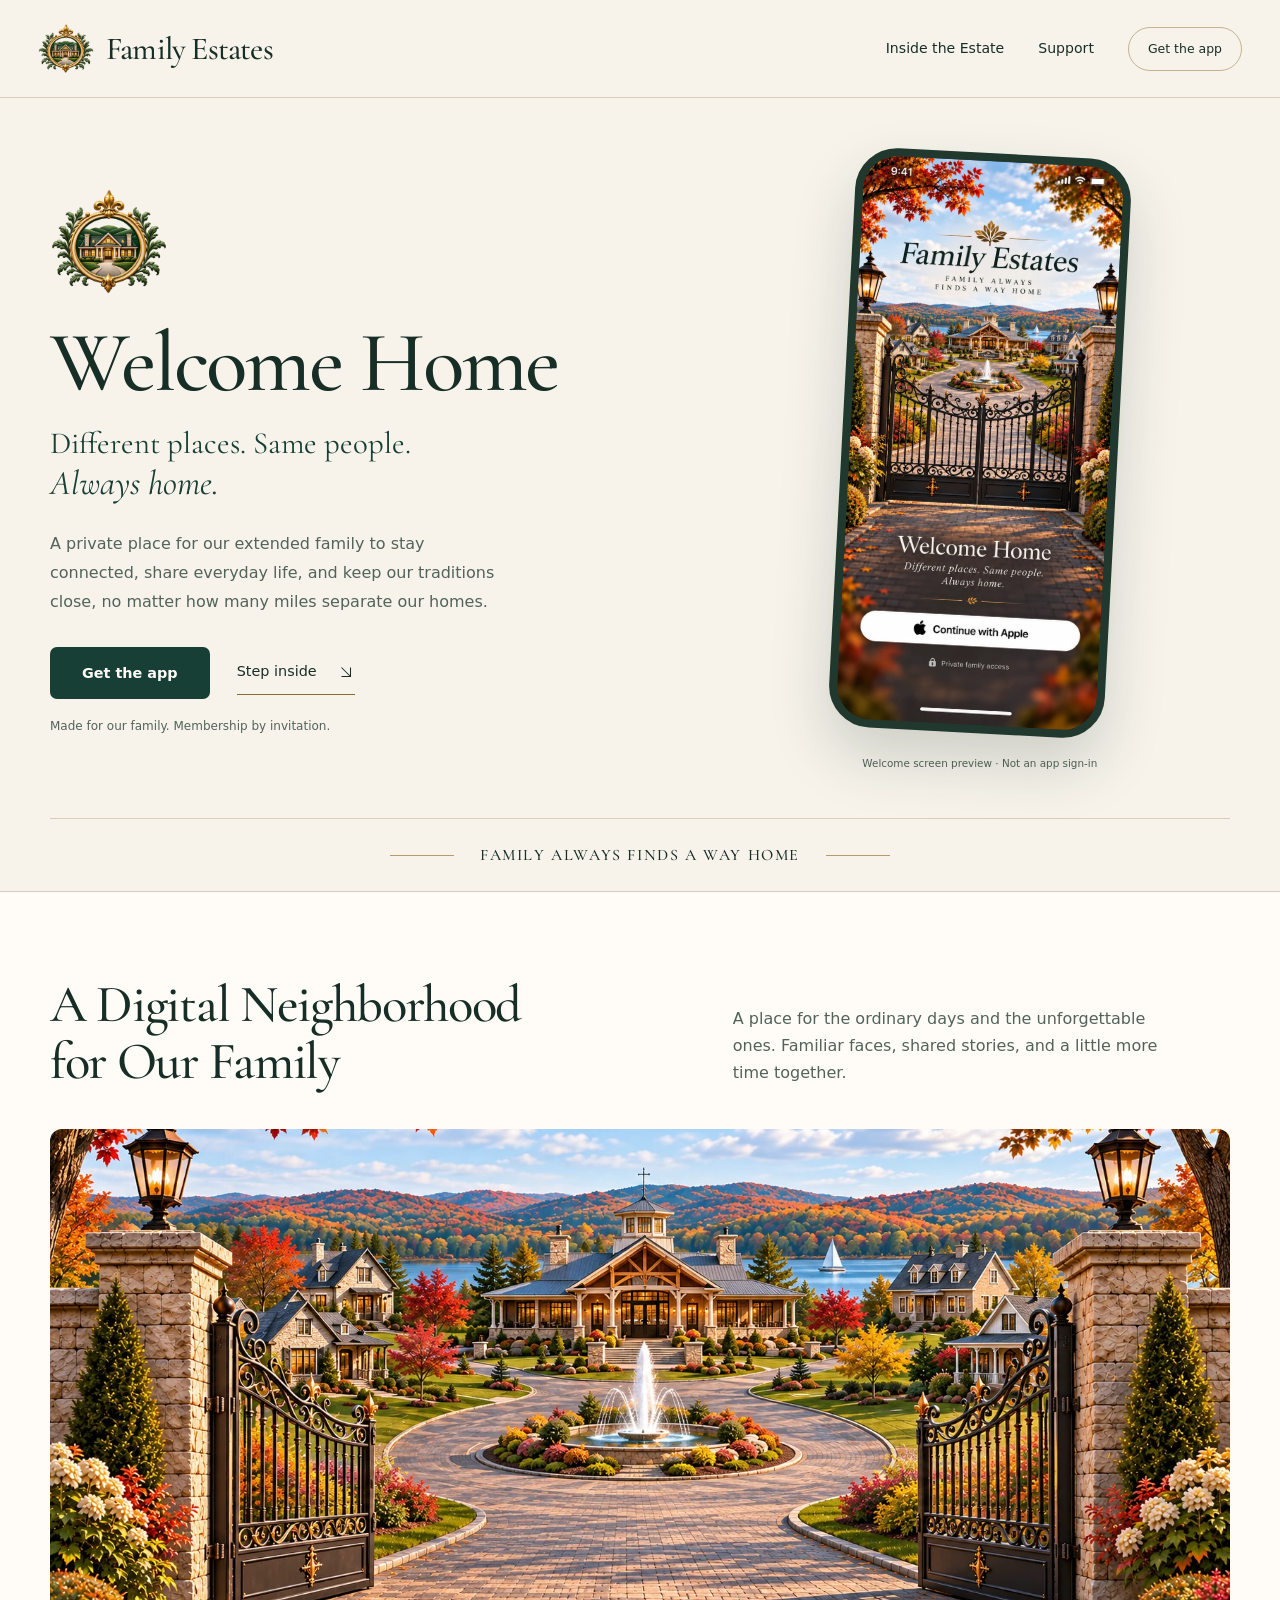
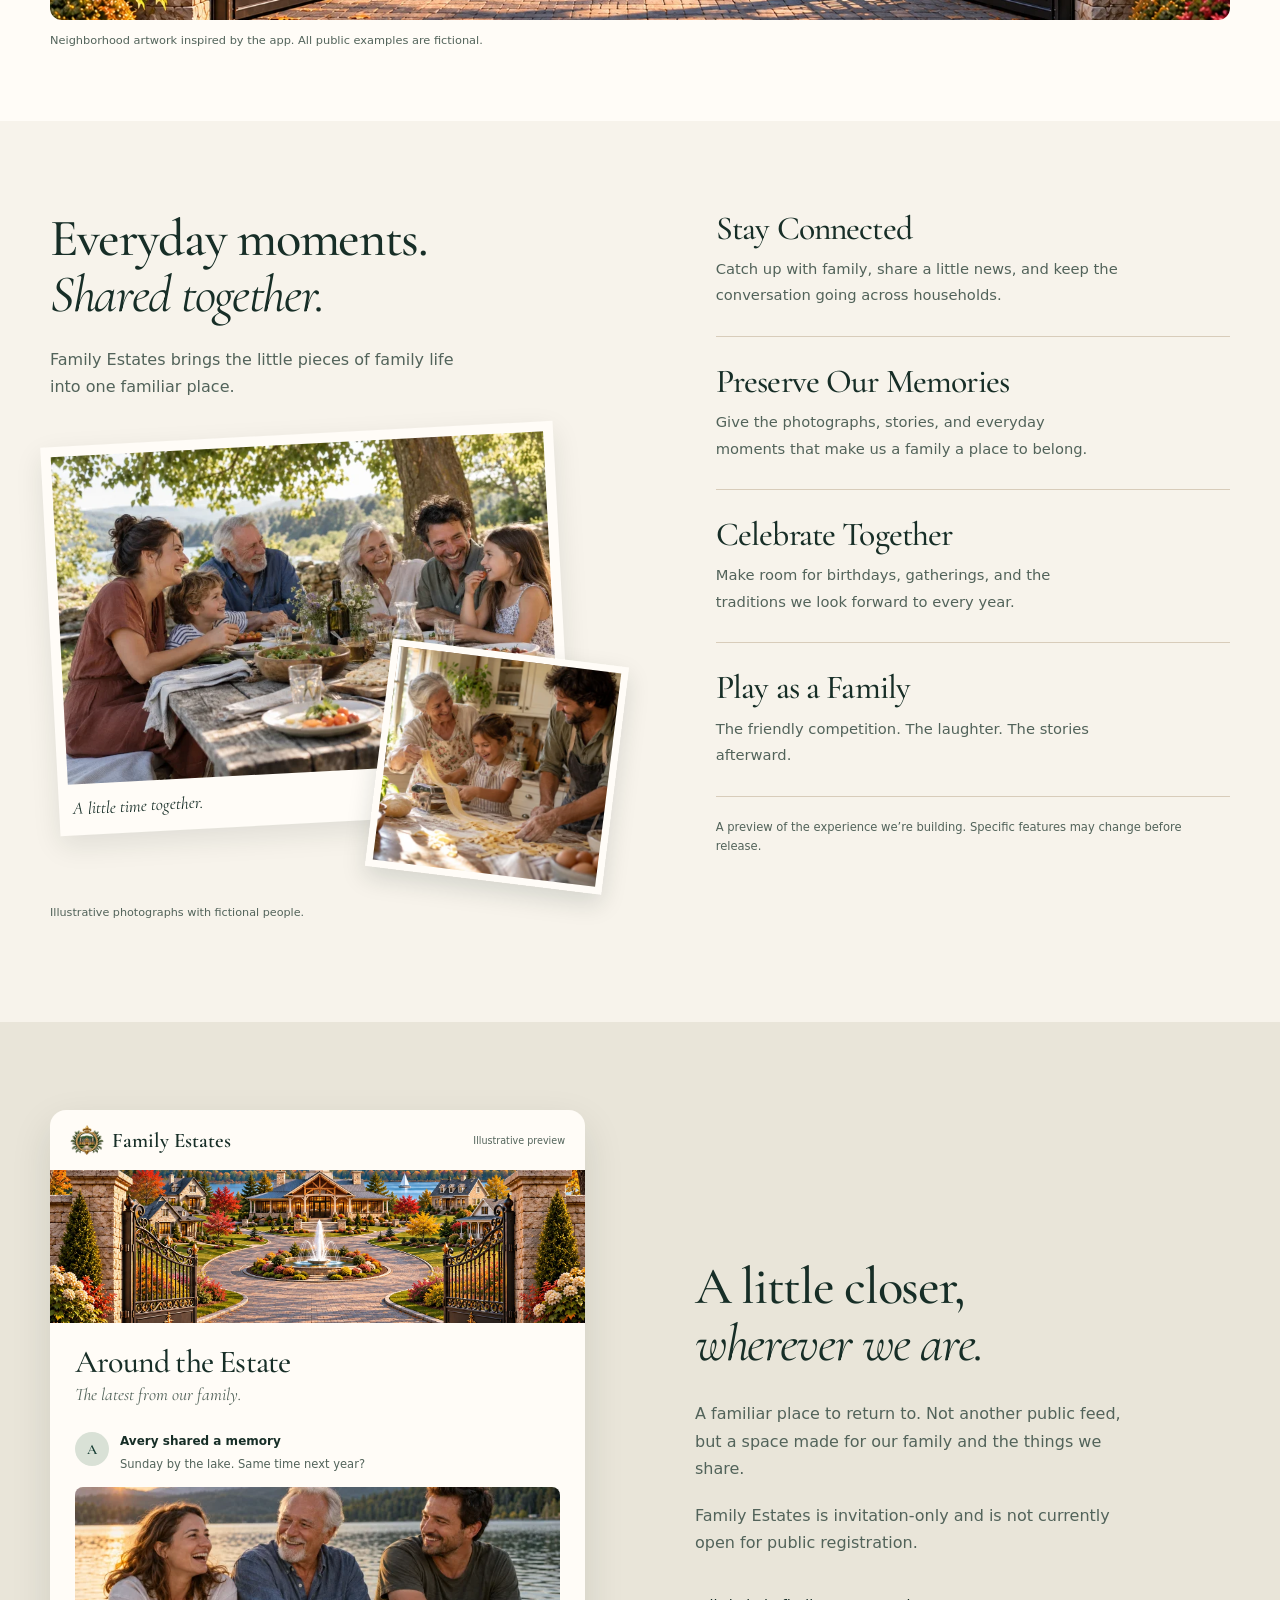
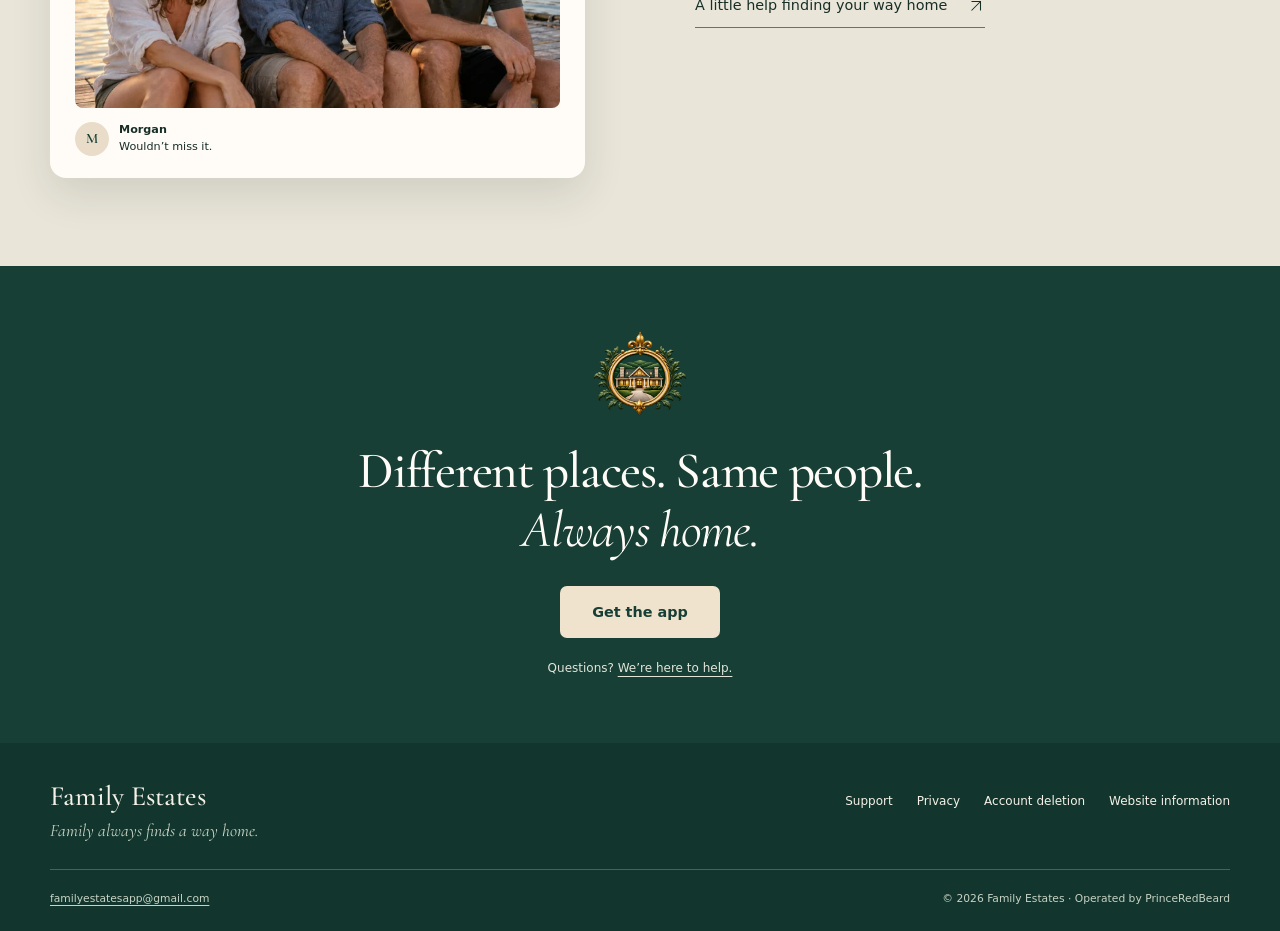
<file: docs/index.html>
<!doctype html>
<html lang="en">
<head>
<meta charset="utf-8"><meta name="viewport" content="width=device-width,initial-scale=1">
<title>Welcome Home · Family Estates</title>
<meta name="description" content="A private place for our family. Different places. Same people. Always home."><meta name="theme-color" content="#173f35">
<meta property="og:title" content="Welcome Home · Family Estates"><meta property="og:description" content="A private place for our family. Different places. Same people. Always home."><meta property="og:type" content="website"><meta property="og:url" content="https://davidryckman.github.io/family-estates-site/">
<meta property="og:image" content="https://davidryckman.github.io/family-estates-site/assets/family-estates-neighborhood.webp">
<link rel="canonical" href="https://davidryckman.github.io/family-estates-site/"><link rel="icon" href="assets/family-estates-icon.webp" type="image/webp">
<link rel="stylesheet" href="assets/css/site.css">
</head>
<body><a class="skip-link" href="#main">Skip to content</a>
<header class="site-header"><div class="header-inner">
<a class="brand" href="index.html" aria-label="Family Estates home"><img src="assets/family-estates-emblem.webp" alt="" width="56" height="50"><span>Family Estates</span></a>
<nav class="main-nav" aria-label="Main navigation"><a href="index.html#inside">Inside the Estate</a><a href="support/">Support</a><a class="header-status" href="welcome/">Get the app</a></nav>
<details class="mobile-menu"><summary>Menu <span aria-hidden="true">+</span></summary><nav aria-label="Mobile navigation"><a href="index.html#inside">Inside the Estate</a><a href="welcome/">Get the app</a><a href="support/">Support</a><a href="privacy/">Privacy</a><a href="account-deletion/">Account deletion</a></nav></details>
</div></header>
<main id="main">
<section class="welcome"><div class="wrap welcome-layout">
<div class="welcome-copy"><img class="hero-emblem" src="assets/family-estates-emblem.webp" alt="Family Estates gold house emblem" width="132" height="119" fetchpriority="high"><h1>Welcome Home</h1><p class="hero-tagline">Different places. Same people.<br><em>Always home.</em></p><p class="hero-intro">A private place for our extended family to stay connected, share everyday life, and keep our traditions close, no matter how many miles separate our homes.</p><div class="welcome-actions"><a class="button" href="welcome/">Get the app</a><a class="text-link" href="#inside">Step inside <svg viewBox="0 0 24 24" aria-hidden="true"><path d="m6 6 12 12M6 18h12V6"/></svg></a></div><p class="availability">Made for our family. Membership by invitation.</p></div>
<figure class="welcome-preview"><div class="phone-frame"><img src="assets/welcome-screen.webp" alt="Family Estates welcome screen showing an autumn neighborhood, the words Welcome Home, and private family access" width="692" height="1500" fetchpriority="high"></div><figcaption>Welcome screen preview · Not an app sign-in</figcaption></figure>
</div><div class="wrap brand-promise"><span></span><p>Family always finds a way home</p><span></span></div></section>
<section class="estate-section" id="inside"><div class="wrap"><div class="estate-heading"><h2>A Digital Neighborhood<br>for Our Family</h2><p>A place for the ordinary days and the unforgettable ones. Familiar faces, shared stories, and a little more time together.</p></div><figure class="estate-scene"><img src="assets/family-estates-neighborhood.webp" alt="Illustrated Family Estates neighborhood with open gates, warm homes, a clubhouse and a lake in autumn" width="1672" height="941" loading="lazy"><figcaption>Neighborhood artwork inspired by the app. All public examples are fictional.</figcaption></figure></div></section>
<section class="family-life" id="family-life"><div class="wrap family-life-layout"><div class="family-life-intro"><h2>Everyday moments.<br><em>Shared together.</em></h2><p>Family Estates brings the little pieces of family life into one familiar place.</p><div class="memory-pair"><figure class="memory-main"><img src="assets/family-picnic.webp" alt="AI-generated fictional family enjoying a picnic together" width="720" height="480" loading="lazy"><figcaption>A little time together.</figcaption></figure><figure class="memory-small"><img src="assets/family-cooking.webp" alt="AI-generated fictional family cooking together" width="720" height="480" loading="lazy"></figure></div><p class="image-note">Illustrative photographs with fictional people.</p></div><div class="feature-list"><article><h3>Stay Connected</h3><p>Catch up with family, share a little news, and keep the conversation going across households.</p></article><article><h3>Preserve Our Memories</h3><p>Give the photographs, stories, and everyday moments that make us a family a place to belong.</p></article><article><h3>Celebrate Together</h3><p>Make room for birthdays, gatherings, and the traditions we look forward to every year.</p></article><article><h3>Play as a Family</h3><p>The friendly competition. The laughter. The stories afterward.</p></article><p class="feature-note">A preview of the experience we’re building. Specific features may change before release.</p></div></div></section>
<section class="estate-preview-section" id="estate-preview"><div class="wrap estate-preview-layout"><div class="sample-app" role="img" aria-label="Illustrative Family Estates activity preview, with fictional names and sample content"><div class="sample-top"><img src="assets/family-estates-emblem.webp" alt="" width="42" height="38"><span>Family Estates</span><span class="sample-label">Illustrative preview</span></div><img class="sample-banner" src="assets/family-estates-neighborhood.webp" alt="" width="1672" height="941" loading="lazy"><div class="sample-body"><h3>Around the Estate</h3><p class="sample-subtitle">The latest from our family.</p><div class="sample-post"><span class="avatar" aria-hidden="true">A</span><div><strong>Avery shared a memory</strong><p>Sunday by the lake. Same time next year?</p></div></div><img class="sample-photo" src="assets/family-lakeside.webp" alt="" width="720" height="480" loading="lazy"><div class="sample-reply"><span class="avatar second" aria-hidden="true">M</span><p><strong>Morgan</strong><br>Wouldn’t miss it.</p></div></div></div><div class="close-copy"><h2>A little closer,<br><em>wherever we are.</em></h2><p>A familiar place to return to. Not another public feed, but a space made for our family and the things we share.</p><p>Family Estates is invitation-only and is not currently open for public registration.</p><a class="text-link" href="support/">A little help finding your way home <svg viewBox="0 0 24 24" aria-hidden="true"><path d="m6 18 12-12M6 6h12v12"/></svg></a></div></div></section>
<section class="closing"><div class="wrap"><img src="assets/family-estates-emblem.webp" alt="" width="96" height="87" loading="lazy"><h2>Different places. Same people.<br><em>Always home.</em></h2><a class="button light-button" href="welcome/">Get the app</a><p>Questions? <a href="support/">We’re here to help.</a></p></div></section></main>
<footer class="site-footer"><div class="wrap footer-top"><div><a class="footer-brand" href="index.html">Family Estates</a><p>Family always finds a way home.</p></div><nav class="footer-nav" aria-label="Footer navigation"><a href="support/">Support</a><a href="privacy/">Privacy</a><a href="account-deletion/">Account deletion</a><a href="terms/">Website information</a></nav></div><div class="wrap footer-bottom"><a href="mailto:familyestatesapp@gmail.com">familyestatesapp@gmail.com</a><p>© 2026 Family Estates · Operated by PrinceRedBeard</p></div></footer>
</body></html>
</file>
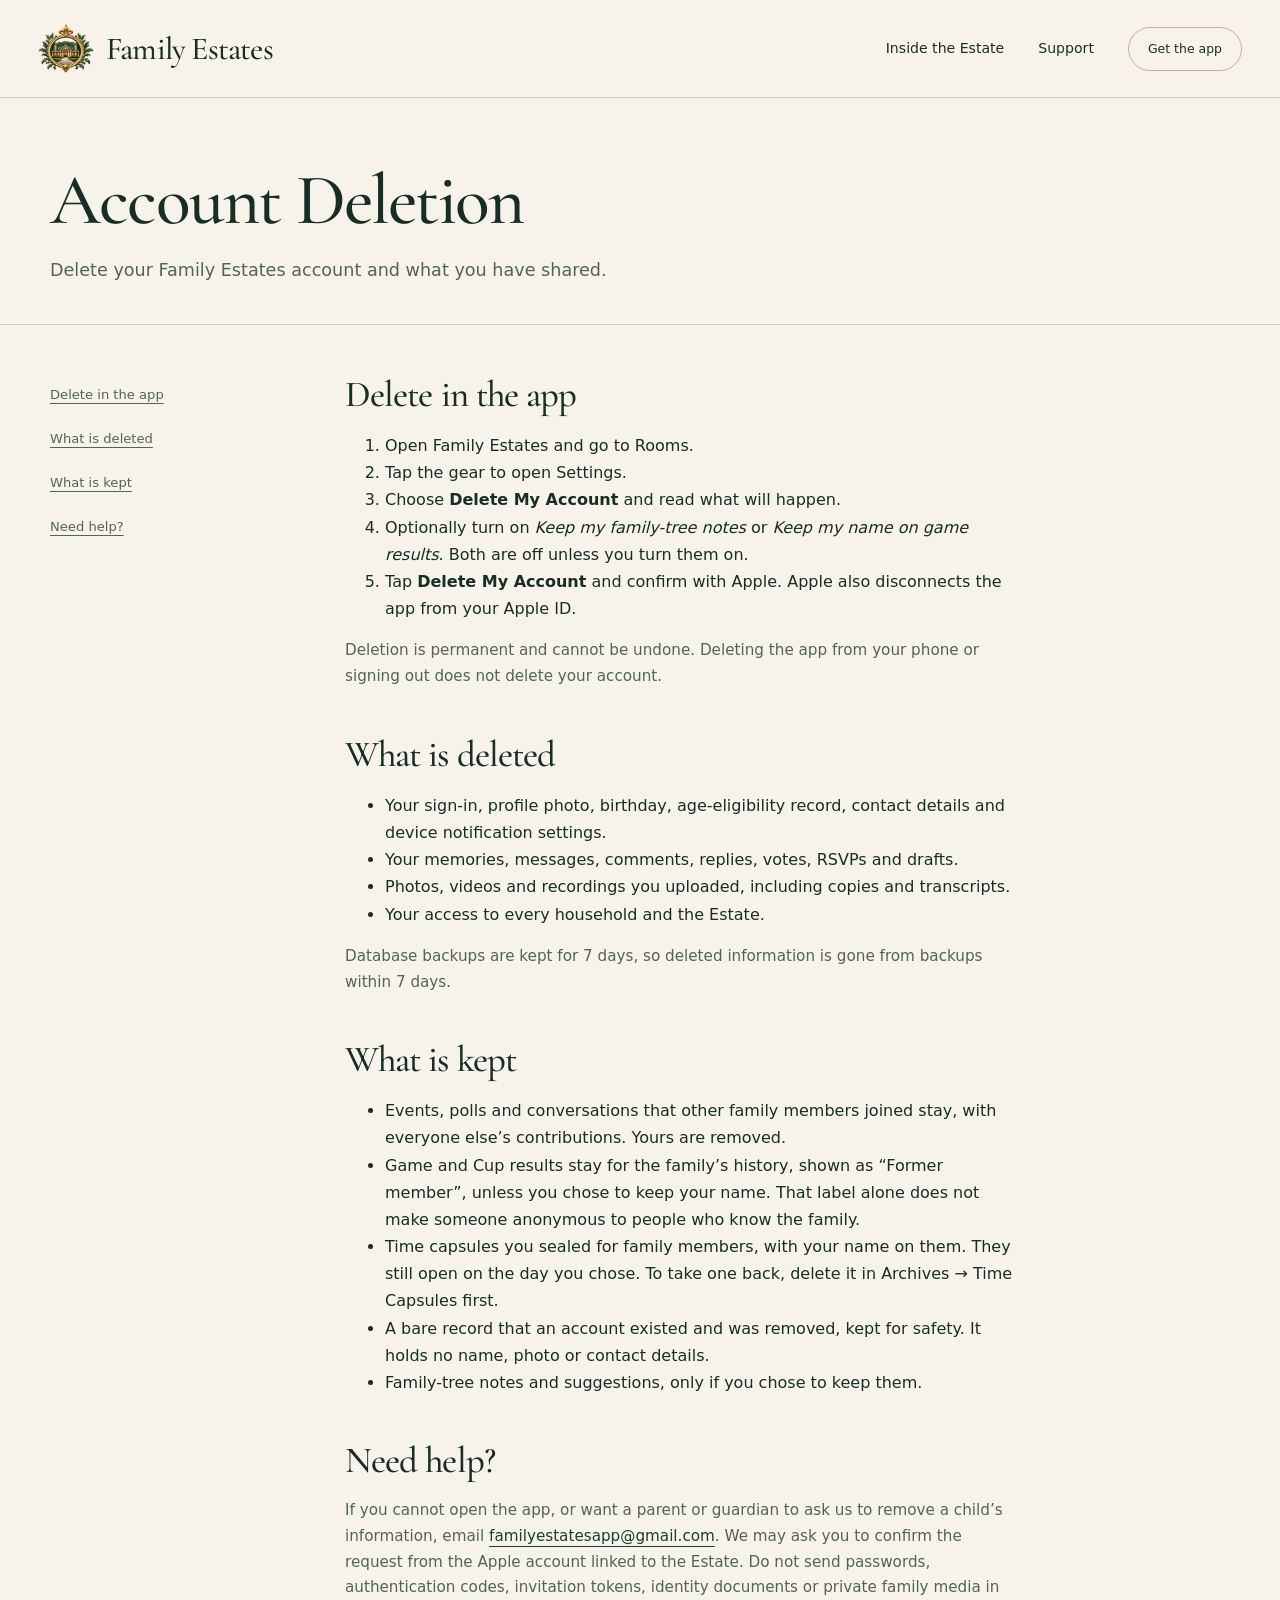
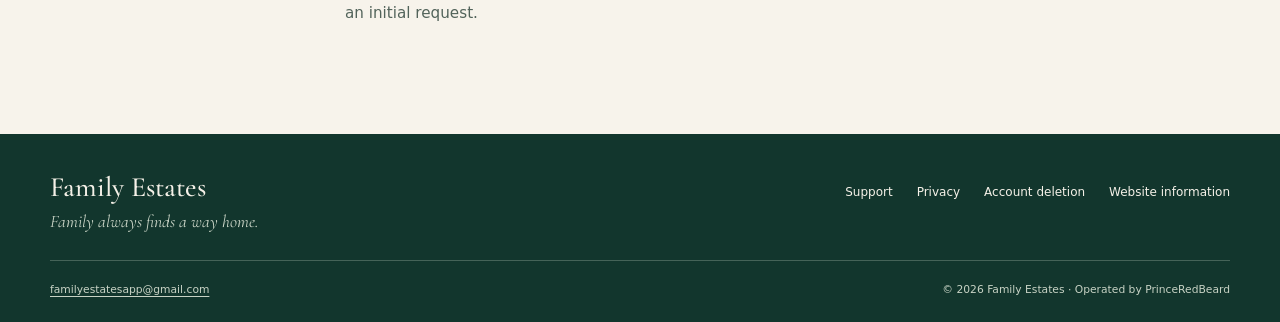
<file: docs/account-deletion/index.html>
<!doctype html>
<html lang="en">
<head>
<meta charset="utf-8"><meta name="viewport" content="width=device-width,initial-scale=1">
<title>Account Deletion · Family Estates</title>
<meta name="description" content="How to delete your Family Estates account and what is deleted or kept."><meta name="theme-color" content="#173f35">
<meta property="og:title" content="Account Deletion · Family Estates"><meta property="og:description" content="How to delete your Family Estates account and what is deleted or kept."><meta property="og:type" content="website"><meta property="og:url" content="https://davidryckman.github.io/family-estates-site/account-deletion/">
<meta property="og:image" content="https://davidryckman.github.io/family-estates-site/assets/family-estates-neighborhood.webp">
<link rel="canonical" href="https://davidryckman.github.io/family-estates-site/account-deletion/"><link rel="icon" href="../assets/family-estates-icon.webp" type="image/webp">
<link rel="stylesheet" href="../assets/css/site.css">
</head>
<body><a class="skip-link" href="#main">Skip to content</a>
<header class="site-header"><div class="header-inner">
<a class="brand" href="../index.html" aria-label="Family Estates home"><img src="../assets/family-estates-emblem.webp" alt="" width="56" height="50"><span>Family Estates</span></a>
<nav class="main-nav" aria-label="Main navigation"><a href="../index.html#inside">Inside the Estate</a><a href="../support/">Support</a><a class="header-status" href="../welcome/">Get the app</a></nav>
<details class="mobile-menu"><summary>Menu <span aria-hidden="true">+</span></summary><nav aria-label="Mobile navigation"><a href="../index.html#inside">Inside the Estate</a><a href="../support/">Support</a><a href="../privacy/">Privacy</a><a href="../account-deletion/">Account deletion</a></nav></details>
</div></header>
<main id="main"><header class="content-header"><div class="wrap"><h1>Account Deletion</h1><p>Delete your Family Estates account and what you have shared.</p></div></header><div class="wrap content-layout"><nav class="page-toc" aria-label="On this page"><a href="#steps">Delete in the app</a><a href="#deleted">What is deleted</a><a href="#kept">What is kept</a><a href="#help">Need help?</a></nav><article class="page-copy">
<section id="steps"><h2>Delete in the app</h2><ol><li>Open Family Estates and go to Rooms.</li><li>Tap the gear to open Settings.</li><li>Choose <strong>Delete My Account</strong> and read what will happen.</li><li>Optionally turn on <em>Keep my family-tree notes</em> or <em>Keep my name on game results</em>. Both are off unless you turn them on.</li><li>Tap <strong>Delete My Account</strong> and confirm with Apple. Apple also disconnects the app from your Apple ID.</li></ol><p>Deletion is permanent and cannot be undone. Deleting the app from your phone or signing out does not delete your account.</p></section>
<section id="deleted"><h2>What is deleted</h2><ul><li>Your sign-in, profile photo, birthday, age-eligibility record, contact details and device notification settings.</li><li>Your memories, messages, comments, replies, votes, RSVPs and drafts.</li><li>Photos, videos and recordings you uploaded, including copies and transcripts.</li><li>Your access to every household and the Estate.</li></ul><p>Database backups are kept for 7 days, so deleted information is gone from backups within 7 days.</p></section>
<section id="kept"><h2>What is kept</h2><ul><li>Events, polls and conversations that other family members joined stay, with everyone else&rsquo;s contributions. Yours are removed.</li><li>Game and Cup results stay for the family&rsquo;s history, shown as &ldquo;Former member&rdquo;, unless you chose to keep your name. That label alone does not make someone anonymous to people who know the family.</li><li>Time capsules you sealed for family members, with your name on them. They still open on the day you chose. To take one back, delete it in Archives &rarr; Time Capsules first.</li><li>A bare record that an account existed and was removed, kept for safety. It holds no name, photo or contact details.</li><li>Family-tree notes and suggestions, only if you chose to keep them.</li></ul></section>
<section id="help"><h2>Need help?</h2><p>If you cannot open the app, or want a parent or guardian to ask us to remove a child&rsquo;s information, email <a href="mailto:familyestatesapp@gmail.com">familyestatesapp@gmail.com</a>. We may ask you to confirm the request from the Apple account linked to the Estate. Do not send passwords, authentication codes, invitation tokens, identity documents or private family media in an initial request.</p></section>
</article></div></main>
<footer class="site-footer"><div class="wrap footer-top"><div><a class="footer-brand" href="../index.html">Family Estates</a><p>Family always finds a way home.</p></div><nav class="footer-nav" aria-label="Footer navigation"><a href="../support/">Support</a><a href="../privacy/">Privacy</a><a href="../account-deletion/">Account deletion</a><a href="../terms/">Website information</a></nav></div><div class="wrap footer-bottom"><a href="mailto:familyestatesapp@gmail.com">familyestatesapp@gmail.com</a><p>© 2026 Family Estates · Operated by PrinceRedBeard</p></div></footer>
</body></html>
</file>
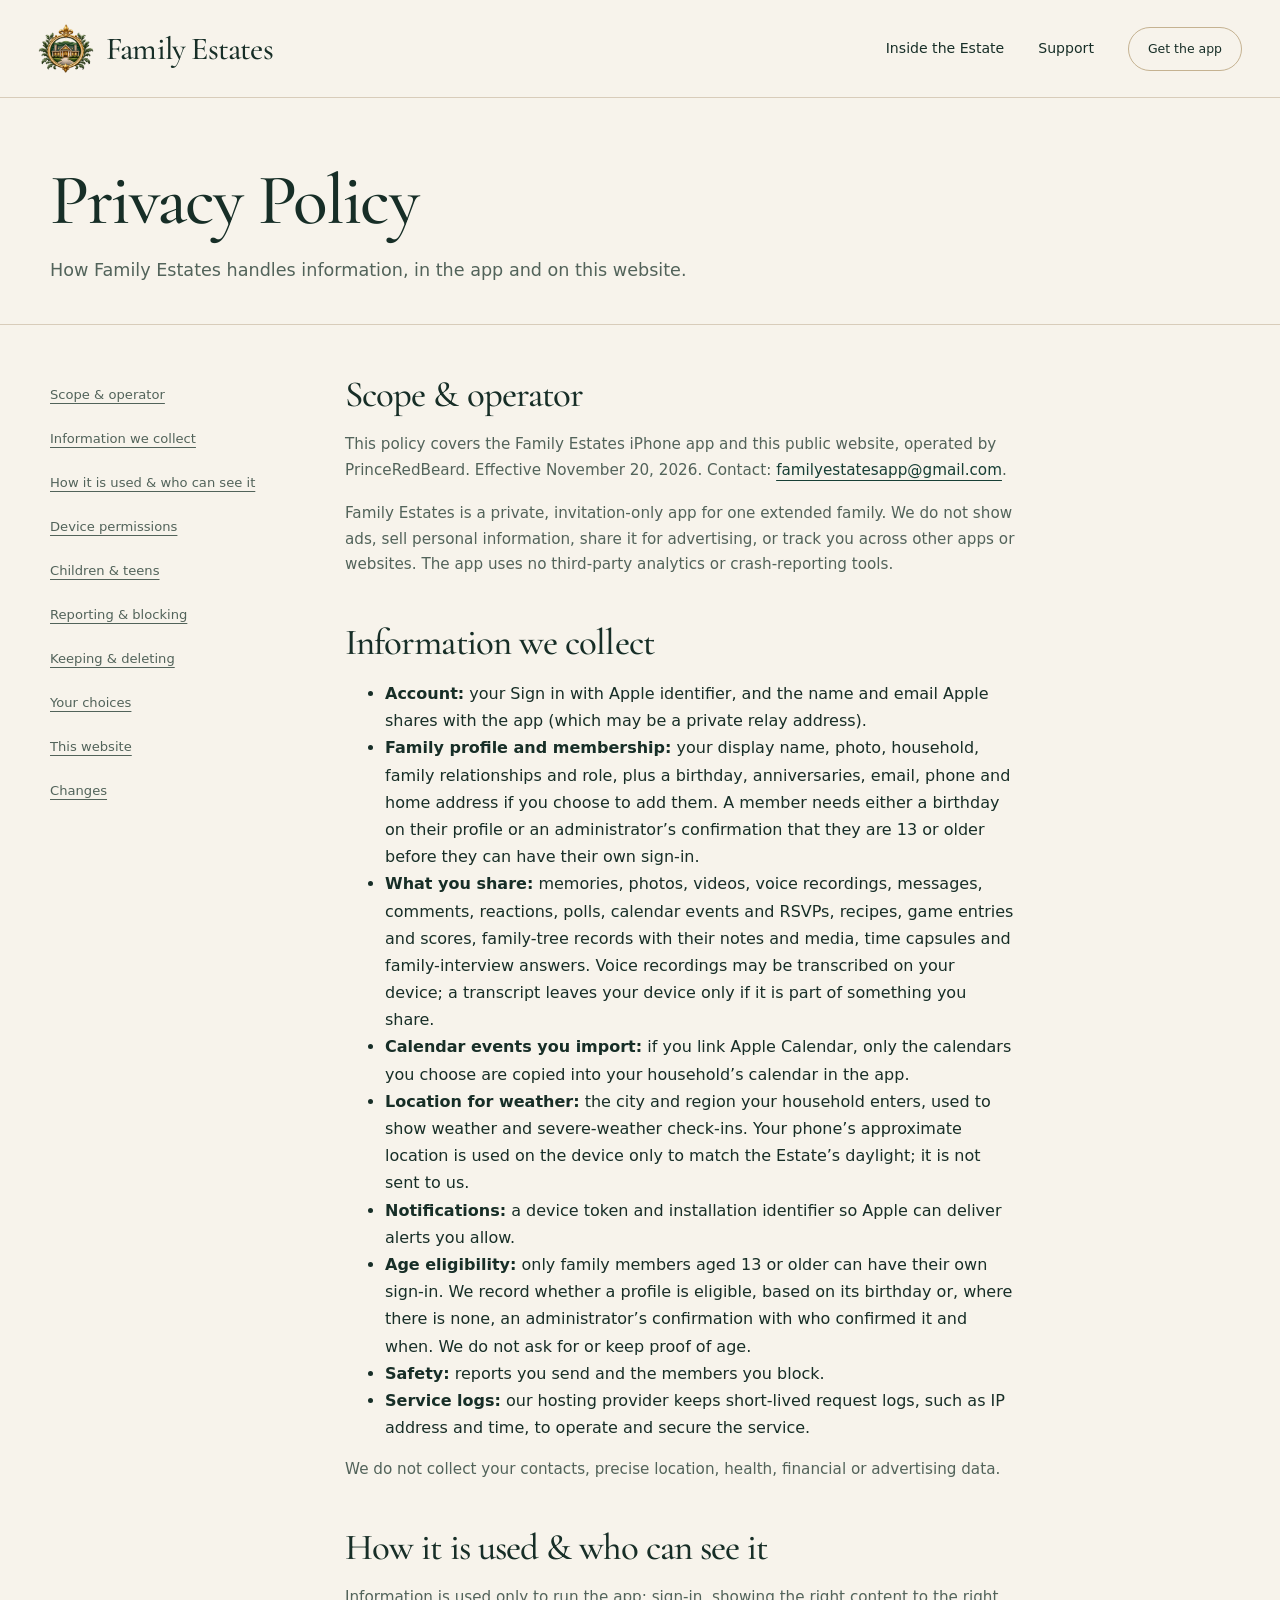
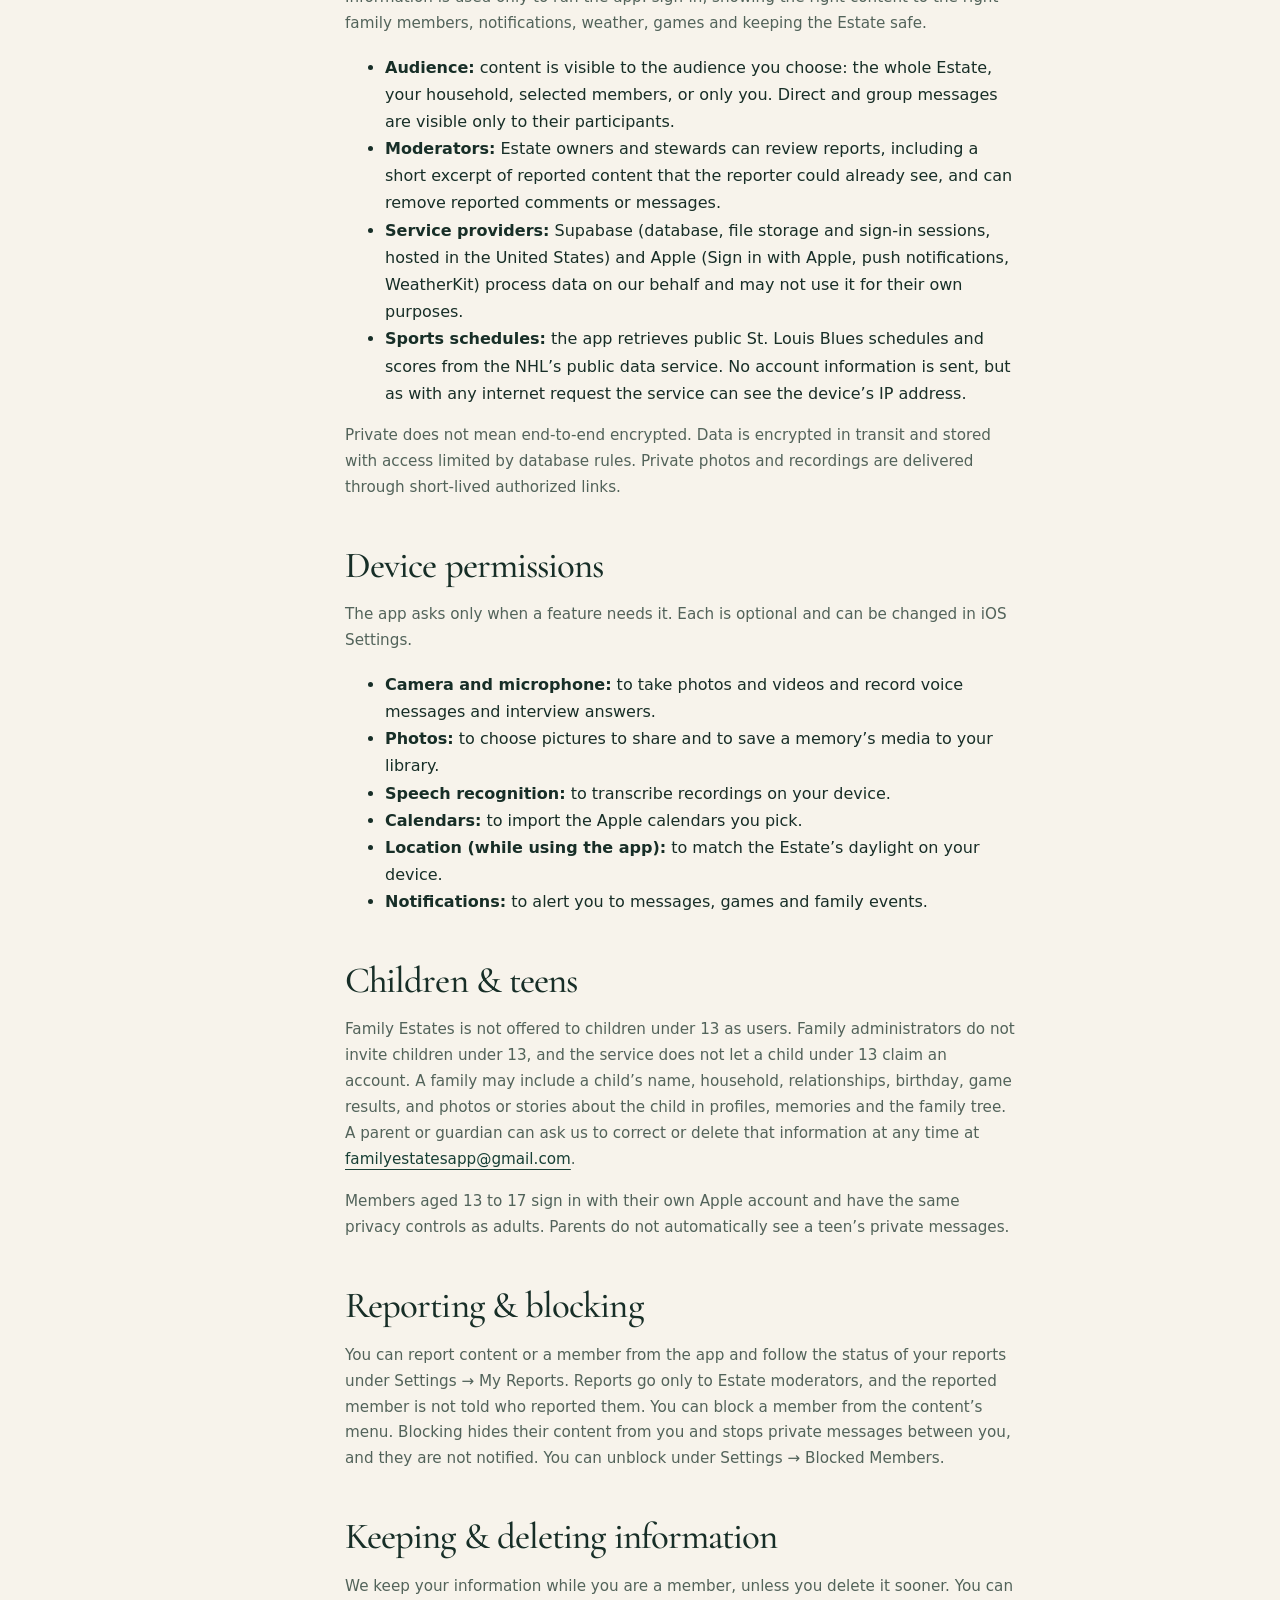
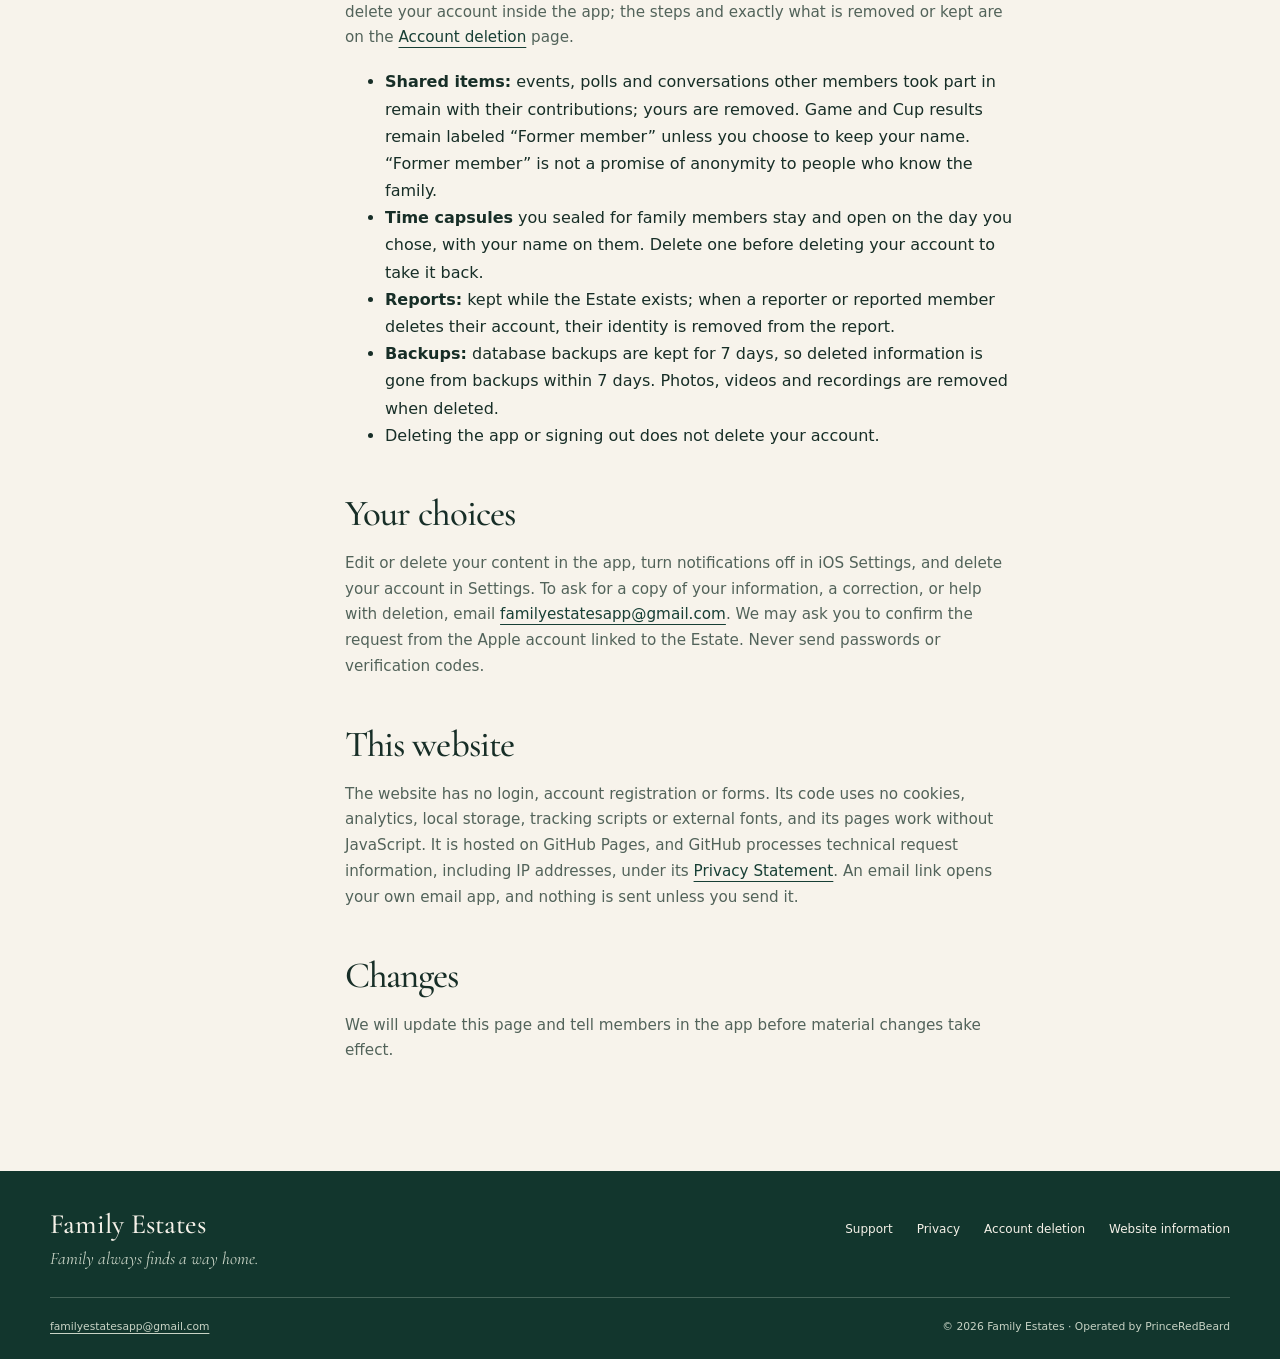
<file: docs/privacy/index.html>
<!doctype html>
<html lang="en">
<head>
<meta charset="utf-8"><meta name="viewport" content="width=device-width,initial-scale=1">
<title>Privacy Policy · Family Estates</title>
<meta name="description" content="How Family Estates handles information in the app and on this website."><meta name="theme-color" content="#173f35">
<meta property="og:title" content="Privacy Policy · Family Estates"><meta property="og:description" content="How Family Estates handles information in the app and on this website."><meta property="og:type" content="website"><meta property="og:url" content="https://davidryckman.github.io/family-estates-site/privacy/">
<meta property="og:image" content="https://davidryckman.github.io/family-estates-site/assets/family-estates-neighborhood.webp">
<link rel="canonical" href="https://davidryckman.github.io/family-estates-site/privacy/"><link rel="icon" href="../assets/family-estates-icon.webp" type="image/webp">
<link rel="stylesheet" href="../assets/css/site.css">
</head>
<body><a class="skip-link" href="#main">Skip to content</a>
<header class="site-header"><div class="header-inner">
<a class="brand" href="../index.html" aria-label="Family Estates home"><img src="../assets/family-estates-emblem.webp" alt="" width="56" height="50"><span>Family Estates</span></a>
<nav class="main-nav" aria-label="Main navigation"><a href="../index.html#inside">Inside the Estate</a><a href="../support/">Support</a><a class="header-status" href="../welcome/">Get the app</a></nav>
<details class="mobile-menu"><summary>Menu <span aria-hidden="true">+</span></summary><nav aria-label="Mobile navigation"><a href="../index.html#inside">Inside the Estate</a><a href="../support/">Support</a><a href="../privacy/">Privacy</a><a href="../account-deletion/">Account deletion</a></nav></details>
</div></header>
<main id="main"><header class="content-header"><div class="wrap"><h1>Privacy Policy</h1><p>How Family Estates handles information, in the app and on this website.</p></div></header><div class="wrap content-layout"><nav class="page-toc" aria-label="On this page"><a href="#scope">Scope &amp; operator</a><a href="#collect">Information we collect</a><a href="#use">How it is used &amp; who can see it</a><a href="#permissions">Device permissions</a><a href="#children">Children &amp; teens</a><a href="#safety">Reporting &amp; blocking</a><a href="#deleting">Keeping &amp; deleting</a><a href="#choices">Your choices</a><a href="#website">This website</a><a href="#changes">Changes</a></nav><article class="page-copy">
<section id="scope"><h2>Scope &amp; operator</h2><p>This policy covers the Family Estates iPhone app and this public website, operated by PrinceRedBeard. Effective November 20, 2026. Contact: <a href="mailto:familyestatesapp@gmail.com">familyestatesapp@gmail.com</a>.</p><p>Family Estates is a private, invitation-only app for one extended family. We do not show ads, sell personal information, share it for advertising, or track you across other apps or websites. The app uses no third-party analytics or crash-reporting tools.</p></section>
<section id="collect"><h2>Information we collect</h2><ul>
<li><strong>Account:</strong> your Sign in with Apple identifier, and the name and email Apple shares with the app (which may be a private relay address).</li>
<li><strong>Family profile and membership:</strong> your display name, photo, household, family relationships and role, plus a birthday, anniversaries, email, phone and home address if you choose to add them. A member needs either a birthday on their profile or an administrator&rsquo;s confirmation that they are 13 or older before they can have their own sign-in.</li>
<li><strong>What you share:</strong> memories, photos, videos, voice recordings, messages, comments, reactions, polls, calendar events and RSVPs, recipes, game entries and scores, family-tree records with their notes and media, time capsules and family-interview answers. Voice recordings may be transcribed on your device; a transcript leaves your device only if it is part of something you share.</li>
<li><strong>Calendar events you import:</strong> if you link Apple Calendar, only the calendars you choose are copied into your household&rsquo;s calendar in the app.</li>
<li><strong>Location for weather:</strong> the city and region your household enters, used to show weather and severe-weather check-ins. Your phone&rsquo;s approximate location is used on the device only to match the Estate&rsquo;s daylight; it is not sent to us.</li>
<li><strong>Notifications:</strong> a device token and installation identifier so Apple can deliver alerts you allow.</li>
<li><strong>Age eligibility:</strong> only family members aged 13 or older can have their own sign-in. We record whether a profile is eligible, based on its birthday or, where there is none, an administrator&rsquo;s confirmation with who confirmed it and when. We do not ask for or keep proof of age.</li>
<li><strong>Safety:</strong> reports you send and the members you block.</li>
<li><strong>Service logs:</strong> our hosting provider keeps short-lived request logs, such as IP address and time, to operate and secure the service.</li></ul>
<p>We do not collect your contacts, precise location, health, financial or advertising data.</p></section>
<section id="use"><h2>How it is used &amp; who can see it</h2><p>Information is used only to run the app: sign-in, showing the right content to the right family members, notifications, weather, games and keeping the Estate safe.</p><ul>
<li><strong>Audience:</strong> content is visible to the audience you choose: the whole Estate, your household, selected members, or only you. Direct and group messages are visible only to their participants.</li>
<li><strong>Moderators:</strong> Estate owners and stewards can review reports, including a short excerpt of reported content that the reporter could already see, and can remove reported comments or messages.</li>
<li><strong>Service providers:</strong> Supabase (database, file storage and sign-in sessions, hosted in the United States) and Apple (Sign in with Apple, push notifications, WeatherKit) process data on our behalf and may not use it for their own purposes.</li>
<li><strong>Sports schedules:</strong> the app retrieves public St. Louis Blues schedules and scores from the NHL&rsquo;s public data service. No account information is sent, but as with any internet request the service can see the device&rsquo;s IP address.</li></ul>
<p>Private does not mean end-to-end encrypted. Data is encrypted in transit and stored with access limited by database rules. Private photos and recordings are delivered through short-lived authorized links.</p></section>
<section id="permissions"><h2>Device permissions</h2><p>The app asks only when a feature needs it. Each is optional and can be changed in iOS Settings.</p><ul><li><strong>Camera and microphone:</strong> to take photos and videos and record voice messages and interview answers.</li><li><strong>Photos:</strong> to choose pictures to share and to save a memory&rsquo;s media to your library.</li><li><strong>Speech recognition:</strong> to transcribe recordings on your device.</li><li><strong>Calendars:</strong> to import the Apple calendars you pick.</li><li><strong>Location (while using the app):</strong> to match the Estate&rsquo;s daylight on your device.</li><li><strong>Notifications:</strong> to alert you to messages, games and family events.</li></ul></section>
<section id="children"><h2>Children &amp; teens</h2><p>Family Estates is not offered to children under 13 as users. Family administrators do not invite children under 13, and the service does not let a child under 13 claim an account. A family may include a child&rsquo;s name, household, relationships, birthday, game results, and photos or stories about the child in profiles, memories and the family tree. A parent or guardian can ask us to correct or delete that information at any time at <a href="mailto:familyestatesapp@gmail.com">familyestatesapp@gmail.com</a>.</p><p>Members aged 13 to 17 sign in with their own Apple account and have the same privacy controls as adults. Parents do not automatically see a teen&rsquo;s private messages.</p></section>
<section id="safety"><h2>Reporting &amp; blocking</h2><p>You can report content or a member from the app and follow the status of your reports under Settings &rarr; My Reports. Reports go only to Estate moderators, and the reported member is not told who reported them. You can block a member from the content&rsquo;s menu. Blocking hides their content from you and stops private messages between you, and they are not notified. You can unblock under Settings &rarr; Blocked Members.</p></section>
<section id="deleting"><h2>Keeping &amp; deleting information</h2><p>We keep your information while you are a member, unless you delete it sooner. You can delete your account inside the app; the steps and exactly what is removed or kept are on the <a href="../account-deletion/">Account deletion</a> page.</p><ul>
<li><strong>Shared items:</strong> events, polls and conversations other members took part in remain with their contributions; yours are removed. Game and Cup results remain labeled &ldquo;Former member&rdquo; unless you choose to keep your name. &ldquo;Former member&rdquo; is not a promise of anonymity to people who know the family.</li>
<li><strong>Time capsules</strong> you sealed for family members stay and open on the day you chose, with your name on them. Delete one before deleting your account to take it back.</li>
<li><strong>Reports:</strong> kept while the Estate exists; when a reporter or reported member deletes their account, their identity is removed from the report.</li>
<li><strong>Backups:</strong> database backups are kept for 7 days, so deleted information is gone from backups within 7 days. Photos, videos and recordings are removed when deleted.</li>
<li>Deleting the app or signing out does not delete your account.</li></ul></section>
<section id="choices"><h2>Your choices</h2><p>Edit or delete your content in the app, turn notifications off in iOS Settings, and delete your account in Settings. To ask for a copy of your information, a correction, or help with deletion, email <a href="mailto:familyestatesapp@gmail.com">familyestatesapp@gmail.com</a>. We may ask you to confirm the request from the Apple account linked to the Estate. Never send passwords or verification codes.</p></section>
<section id="website"><h2>This website</h2><p>The website has no login, account registration or forms. Its code uses no cookies, analytics, local storage, tracking scripts or external fonts, and its pages work without JavaScript. It is hosted on GitHub Pages, and GitHub processes technical request information, including IP addresses, under its <a href="https://docs.github.com/en/site-policy/privacy-policies/github-general-privacy-statement">Privacy Statement</a>. An email link opens your own email app, and nothing is sent unless you send it.</p></section>
<section id="changes"><h2>Changes</h2><p>We will update this page and tell members in the app before material changes take effect.</p></section>
</article></div></main>
<footer class="site-footer"><div class="wrap footer-top"><div><a class="footer-brand" href="../index.html">Family Estates</a><p>Family always finds a way home.</p></div><nav class="footer-nav" aria-label="Footer navigation"><a href="../support/">Support</a><a href="../privacy/">Privacy</a><a href="../account-deletion/">Account deletion</a><a href="../terms/">Website information</a></nav></div><div class="wrap footer-bottom"><a href="mailto:familyestatesapp@gmail.com">familyestatesapp@gmail.com</a><p>© 2026 Family Estates · Operated by PrinceRedBeard</p></div></footer>
</body></html>
</file>
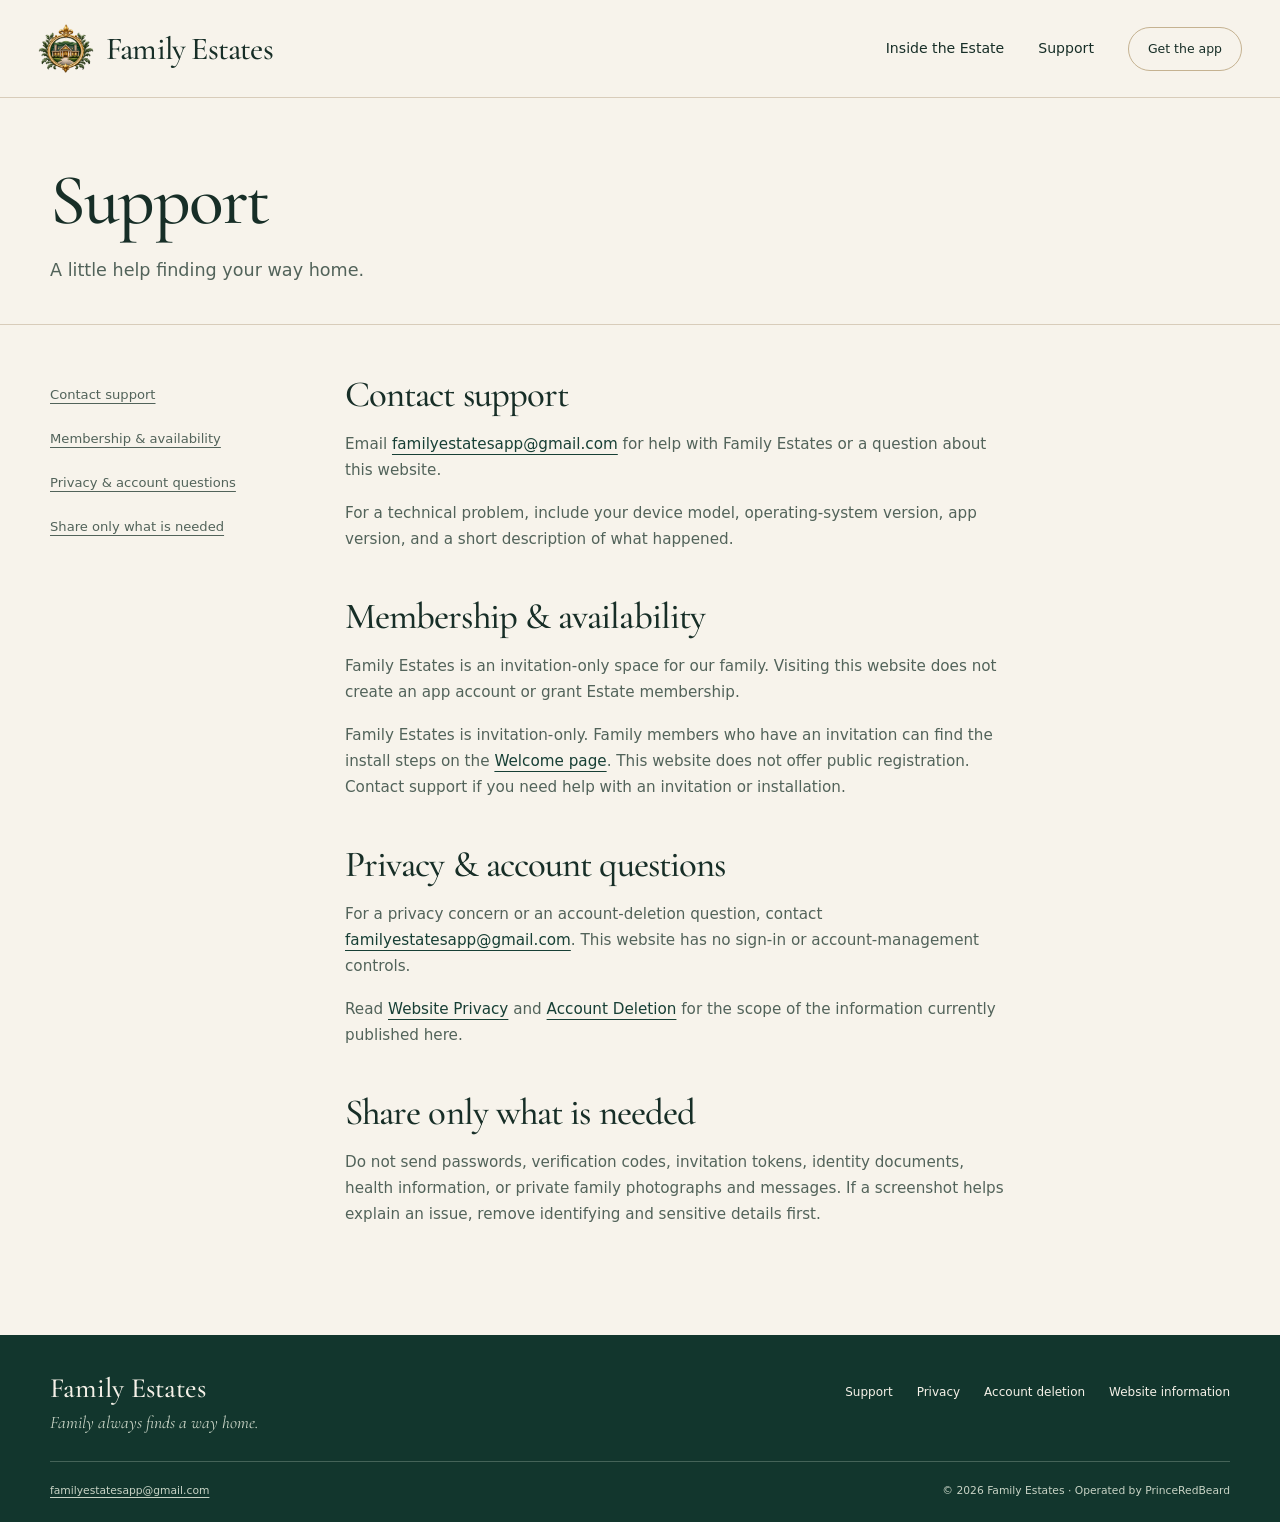
<file: docs/support/index.html>
<!doctype html>
<html lang="en">
<head>
<meta charset="utf-8"><meta name="viewport" content="width=device-width,initial-scale=1">
<title>Support · Family Estates</title>
<meta name="description" content="A little help finding your way home."><meta name="theme-color" content="#173f35">
<meta property="og:title" content="Support · Family Estates"><meta property="og:description" content="A little help finding your way home."><meta property="og:type" content="website"><meta property="og:url" content="https://davidryckman.github.io/family-estates-site/support/">
<meta property="og:image" content="https://davidryckman.github.io/family-estates-site/assets/family-estates-neighborhood.webp">
<link rel="canonical" href="https://davidryckman.github.io/family-estates-site/support/"><link rel="icon" href="../assets/family-estates-icon.webp" type="image/webp">
<link rel="stylesheet" href="../assets/css/site.css">
</head>
<body><a class="skip-link" href="#main">Skip to content</a>
<header class="site-header"><div class="header-inner">
<a class="brand" href="../index.html" aria-label="Family Estates home"><img src="../assets/family-estates-emblem.webp" alt="" width="56" height="50"><span>Family Estates</span></a>
<nav class="main-nav" aria-label="Main navigation"><a href="../index.html#inside">Inside the Estate</a><a href="../support/" aria-current="page">Support</a><a class="header-status" href="../welcome/">Get the app</a></nav>
<details class="mobile-menu"><summary>Menu <span aria-hidden="true">+</span></summary><nav aria-label="Mobile navigation"><a href="../index.html#inside">Inside the Estate</a><a href="../support/" aria-current="page">Support</a><a href="../privacy/">Privacy</a><a href="../account-deletion/">Account deletion</a></nav></details>
</div></header>
<main id="main"><header class="content-header"><div class="wrap"><h1>Support</h1><p>A little help finding your way home.</p></div></header><div class="wrap content-layout"><nav class="page-toc" aria-label="On this page"><a href="#contact">Contact support</a><a href="#membership">Membership & availability</a><a href="#account">Privacy & account questions</a><a href="#safety">Share only what is needed</a></nav><article class="page-copy"><section id="contact"><h2>Contact support</h2><p>Email <a href="mailto:familyestatesapp@gmail.com">familyestatesapp@gmail.com</a> for help with Family Estates or a question about this website.</p><p>For a technical problem, include your device model, operating-system version, app version, and a short description of what happened.</p></section><section id="membership"><h2>Membership & availability</h2><p>Family Estates is an invitation-only space for our family. Visiting this website does not create an app account or grant Estate membership.</p><p>Family Estates is invitation-only. Family members who have an invitation can find the install steps on the <a href="../welcome/">Welcome page</a>. This website does not offer public registration. Contact support if you need help with an invitation or installation.</p></section><section id="account"><h2>Privacy & account questions</h2><p>For a privacy concern or an account-deletion question, contact <a href="mailto:familyestatesapp@gmail.com">familyestatesapp@gmail.com</a>. This website has no sign-in or account-management controls.</p><p>Read <a href="../privacy/">Website Privacy</a> and <a href="../account-deletion/">Account Deletion</a> for the scope of the information currently published here.</p></section><section id="safety"><h2>Share only what is needed</h2><p>Do not send passwords, verification codes, invitation tokens, identity documents, health information, or private family photographs and messages. If a screenshot helps explain an issue, remove identifying and sensitive details first.</p></section></article></div></main>
<footer class="site-footer"><div class="wrap footer-top"><div><a class="footer-brand" href="../index.html">Family Estates</a><p>Family always finds a way home.</p></div><nav class="footer-nav" aria-label="Footer navigation"><a href="../support/">Support</a><a href="../privacy/">Privacy</a><a href="../account-deletion/">Account deletion</a><a href="../terms/">Website information</a></nav></div><div class="wrap footer-bottom"><a href="mailto:familyestatesapp@gmail.com">familyestatesapp@gmail.com</a><p>© 2026 Family Estates · Operated by PrinceRedBeard</p></div></footer>
</body></html>
</file>
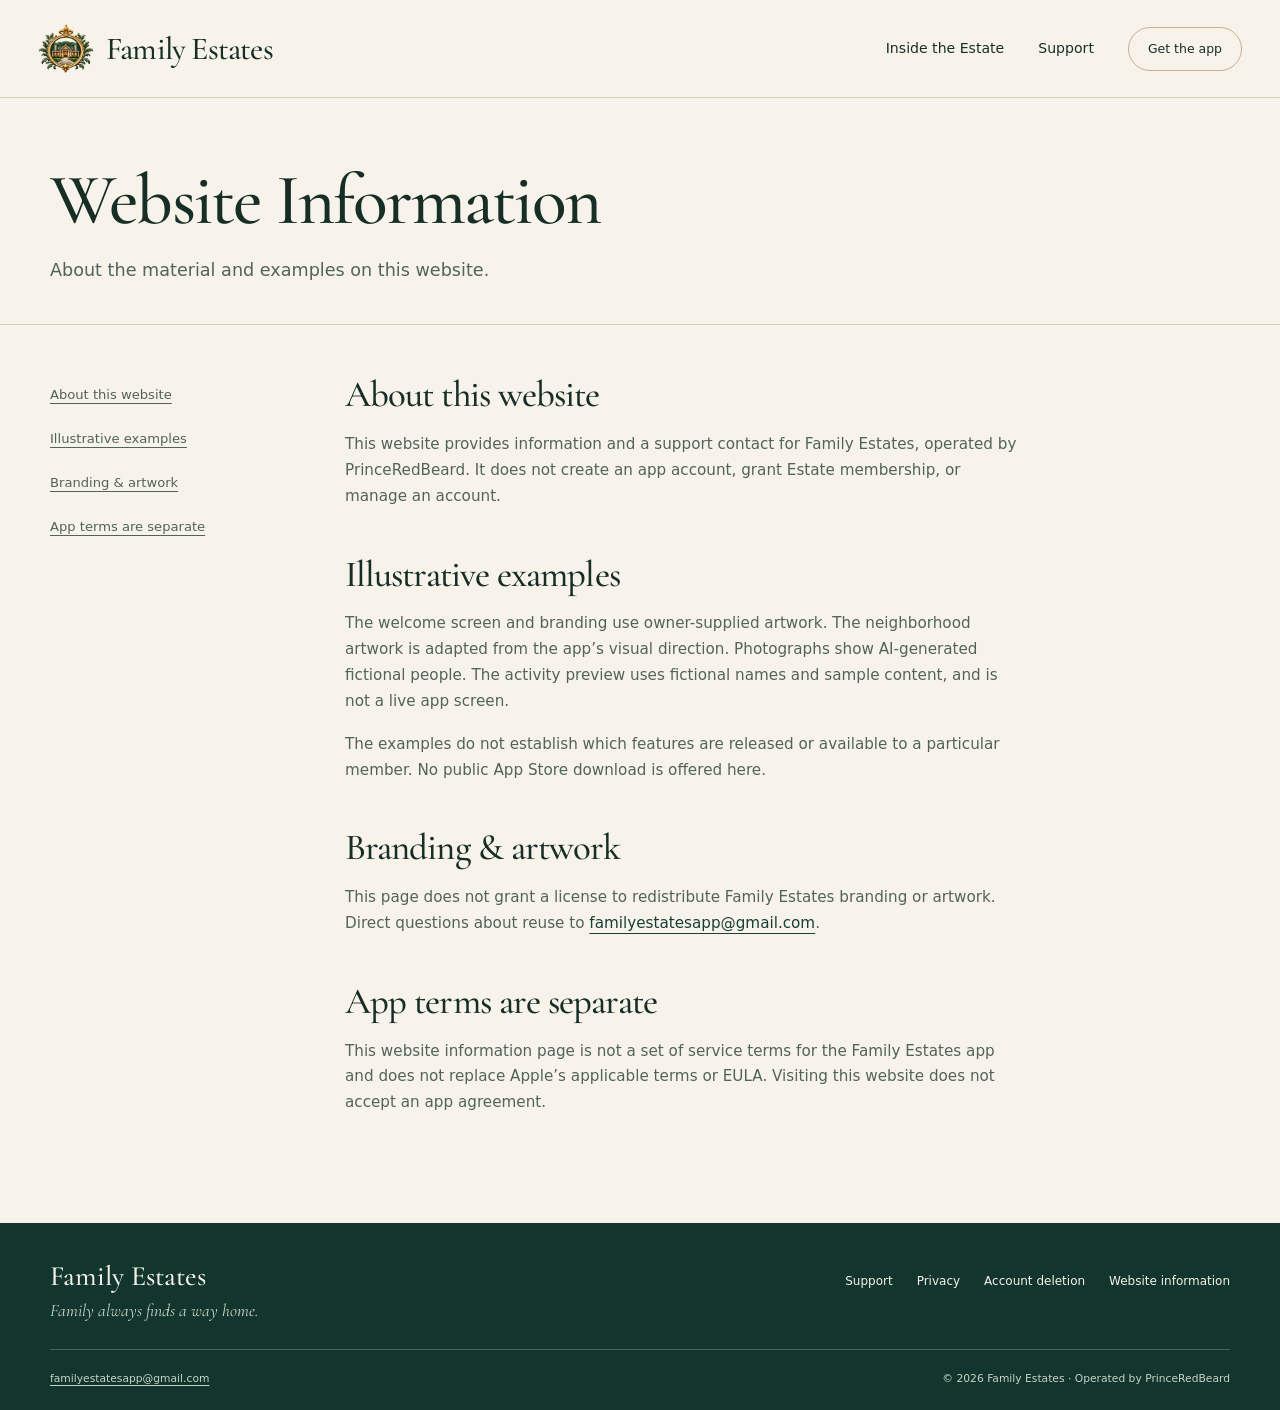
<file: docs/terms/index.html>
<!doctype html>
<html lang="en">
<head>
<meta charset="utf-8"><meta name="viewport" content="width=device-width,initial-scale=1">
<title>Website Information · Family Estates</title>
<meta name="description" content="About the material and examples on this website."><meta name="theme-color" content="#173f35">
<meta property="og:title" content="Website Information · Family Estates"><meta property="og:description" content="About the material and examples on this website."><meta property="og:type" content="website"><meta property="og:url" content="https://davidryckman.github.io/family-estates-site/terms/">
<meta property="og:image" content="https://davidryckman.github.io/family-estates-site/assets/family-estates-neighborhood.webp">
<link rel="canonical" href="https://davidryckman.github.io/family-estates-site/terms/"><link rel="icon" href="../assets/family-estates-icon.webp" type="image/webp">
<link rel="stylesheet" href="../assets/css/site.css">
</head>
<body><a class="skip-link" href="#main">Skip to content</a>
<header class="site-header"><div class="header-inner">
<a class="brand" href="../index.html" aria-label="Family Estates home"><img src="../assets/family-estates-emblem.webp" alt="" width="56" height="50"><span>Family Estates</span></a>
<nav class="main-nav" aria-label="Main navigation"><a href="../index.html#inside">Inside the Estate</a><a href="../support/">Support</a><a class="header-status" href="../welcome/">Get the app</a></nav>
<details class="mobile-menu"><summary>Menu <span aria-hidden="true">+</span></summary><nav aria-label="Mobile navigation"><a href="../index.html#inside">Inside the Estate</a><a href="../support/">Support</a><a href="../privacy/">Privacy</a><a href="../account-deletion/">Account deletion</a></nav></details>
</div></header>
<main id="main"><header class="content-header"><div class="wrap"><h1>Website Information</h1><p>About the material and examples on this website.</p></div></header><div class="wrap content-layout"><nav class="page-toc" aria-label="On this page"><a href="#about">About this website</a><a href="#examples">Illustrative examples</a><a href="#artwork">Branding & artwork</a><a href="#app">App terms are separate</a></nav><article class="page-copy"><section id="about"><h2>About this website</h2><p>This website provides information and a support contact for Family Estates, operated by PrinceRedBeard. It does not create an app account, grant Estate membership, or manage an account.</p></section><section id="examples"><h2>Illustrative examples</h2><p>The welcome screen and branding use owner-supplied artwork. The neighborhood artwork is adapted from the app’s visual direction. Photographs show AI-generated fictional people. The activity preview uses fictional names and sample content, and is not a live app screen.</p><p>The examples do not establish which features are released or available to a particular member. No public App Store download is offered here.</p></section><section id="artwork"><h2>Branding & artwork</h2><p>This page does not grant a license to redistribute Family Estates branding or artwork. Direct questions about reuse to <a href="mailto:familyestatesapp@gmail.com">familyestatesapp@gmail.com</a>.</p></section><section id="app"><h2>App terms are separate</h2><p>This website information page is not a set of service terms for the Family Estates app and does not replace Apple’s applicable terms or EULA. Visiting this website does not accept an app agreement.</p></section></article></div></main>
<footer class="site-footer"><div class="wrap footer-top"><div><a class="footer-brand" href="../index.html">Family Estates</a><p>Family always finds a way home.</p></div><nav class="footer-nav" aria-label="Footer navigation"><a href="../support/">Support</a><a href="../privacy/">Privacy</a><a href="../account-deletion/">Account deletion</a><a href="../terms/">Website information</a></nav></div><div class="wrap footer-bottom"><a href="mailto:familyestatesapp@gmail.com">familyestatesapp@gmail.com</a><p>© 2026 Family Estates · Operated by PrinceRedBeard</p></div></footer>
</body></html>
</file>
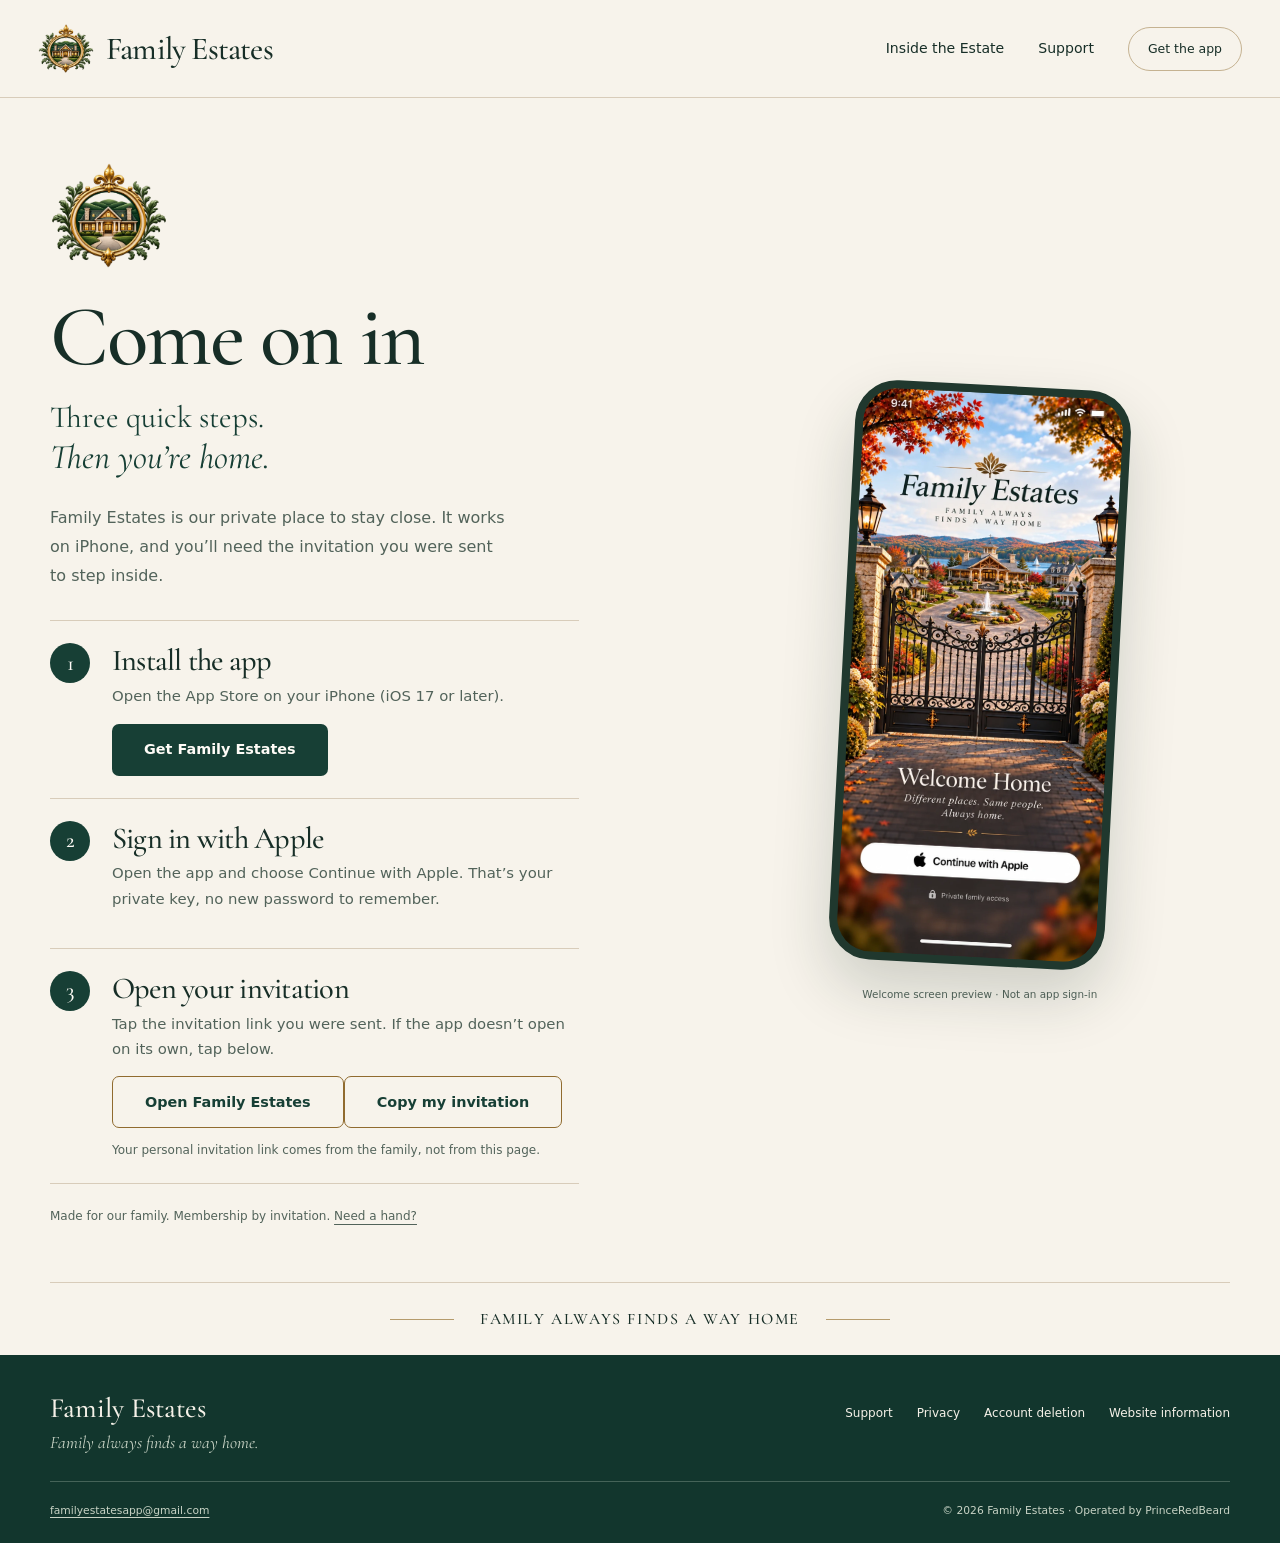
<file: docs/welcome/index.html>
<!doctype html>
<html lang="en">
<head>
<meta charset="utf-8"><meta name="referrer" content="no-referrer"><meta name="viewport" content="width=device-width,initial-scale=1">
<title>Get the App · Family Estates</title>
<meta name="description" content="Three quick steps to come home to Family Estates: install the app, sign in with Apple, and open your invitation."><meta name="theme-color" content="#173f35">
<meta property="og:title" content="Welcome Home · Family Estates"><meta property="og:description" content="Install the app, sign in with Apple, and open your invitation."><meta property="og:type" content="website"><meta property="og:url" content="https://davidryckman.github.io/family-estates-site/welcome/">
<meta property="og:image" content="https://davidryckman.github.io/family-estates-site/assets/family-estates-neighborhood.webp">
<link rel="canonical" href="https://davidryckman.github.io/family-estates-site/welcome/"><link rel="icon" href="../assets/family-estates-icon.webp" type="image/webp">
<link rel="stylesheet" href="../assets/css/site.css">
</head>
<body><a class="skip-link" href="#main">Skip to content</a>
<header class="site-header"><div class="header-inner">
<a class="brand" href="../index.html" aria-label="Family Estates home"><img src="../assets/family-estates-emblem.webp" alt="" width="56" height="50"><span>Family Estates</span></a>
<nav class="main-nav" aria-label="Main navigation"><a href="../index.html#inside">Inside the Estate</a><a href="../support/">Support</a><a class="header-status" href="./" aria-current="page">Get the app</a></nav>
<details class="mobile-menu"><summary>Menu <span aria-hidden="true">+</span></summary><nav aria-label="Mobile navigation"><a href="../index.html#inside">Inside the Estate</a><a href="../support/">Support</a><a href="../privacy/">Privacy</a><a href="../account-deletion/">Account deletion</a></nav></details>
</div></header>
<main id="main">
<section class="welcome"><div class="wrap welcome-layout">
<div class="welcome-copy"><img class="hero-emblem" src="../assets/family-estates-emblem.webp" alt="Family Estates gold house emblem" width="132" height="119" fetchpriority="high"><h1>Come on in</h1><p class="hero-tagline">Three quick steps.<br><em>Then you’re home.</em></p><p class="hero-intro">Family Estates is our private place to stay close. It works on iPhone, and you’ll need the invitation you were sent to step inside.</p>
<ol class="steps">
<li><span class="step-num" aria-hidden="true">1</span><div><h2>Install the app</h2><p>Open the App Store on your iPhone (iOS 17 or later).</p><a class="button" href="https://apps.apple.com/app/id6823732466">Get Family Estates</a></div></li>
<li><span class="step-num" aria-hidden="true">2</span><div><h2>Sign in with Apple</h2><p>Open the app and choose Continue with Apple. That’s your private key, no new password to remember.</p></div></li>
<li><span class="step-num" aria-hidden="true">3</span><div><h2>Open your invitation</h2><p>Tap the invitation link you were sent. If the app doesn’t open on its own, tap below.</p><a class="button button-quiet" id="open-app" href="ryckman-estates://">Open Family Estates</a><button class="button button-quiet" id="copy-invite" type="button" hidden>Copy my invitation</button><p class="step-note" id="invite-note">Your personal invitation link comes from the family, not from this page.</p><p class="step-note" id="copied-note" role="status" hidden>Copied. In Family Estates, tap “Have an invitation link?” and paste.</p></div></li>
</ol>
<p class="availability">Made for our family. Membership by invitation. <a href="../support/">Need a hand?</a></p></div>
<figure class="welcome-preview"><div class="phone-frame"><img src="../assets/welcome-screen.webp" alt="Family Estates welcome screen showing an autumn neighborhood, the words Welcome Home, and private family access" width="692" height="1500" fetchpriority="high"></div><figcaption>Welcome screen preview · Not an app sign-in</figcaption></figure>
</div><div class="wrap brand-promise"><span></span><p>Family always finds a way home</p><span></span></div></section>
</main>
<footer class="site-footer"><div class="wrap footer-top"><div><a class="footer-brand" href="../index.html">Family Estates</a><p>Family always finds a way home.</p></div><nav class="footer-nav" aria-label="Footer navigation"><a href="../support/">Support</a><a href="../privacy/">Privacy</a><a href="../account-deletion/">Account deletion</a><a href="../terms/">Website information</a></nav></div><div class="wrap footer-bottom"><a href="mailto:familyestatesapp@gmail.com">familyestatesapp@gmail.com</a><p>© 2026 Family Estates · Operated by PrinceRedBeard</p></div></footer>
<script>
(function(){"use strict";
// Personal QR cards open this page as /welcome/#t=<token>. The fragment is never sent to the server.
var m=/^#t=([A-Za-z0-9_-]{32,512})$/.exec(location.hash);if(!m)return;
var link="ryckman-estates://invite?token="+m[1];
var open=document.getElementById("open-app"),copy=document.getElementById("copy-invite"),note=document.getElementById("invite-note");
open.href=link;open.textContent="Open my invitation";
note.textContent="This invitation is personal to you and works once. Please don\u2019t share it.";
copy.hidden=false;
copy.addEventListener("click",function(){
var done=function(){document.getElementById("copied-note").hidden=false;};
function fallback(){var t=document.createElement("textarea");t.value=link;t.setAttribute("readonly","");t.style.position="fixed";t.style.opacity="0";document.body.appendChild(t);t.select();try{document.execCommand("copy");done();}catch(e){}document.body.removeChild(t);}
if(navigator.clipboard&&navigator.clipboard.writeText){navigator.clipboard.writeText(link).then(done,fallback);}else{fallback();}
});
})();
</script>
</body></html>
</file>
<file: docs/assets/css/site.css>
@charset "UTF-8";
@font-face{font-family:'Cormorant Garamond';src:url('../fonts/CormorantGaramond.woff') format('woff');font-style:normal;font-weight:300 700;font-display:swap}
@font-face{font-family:'Cormorant Garamond';src:url('../fonts/CormorantGaramond-Italic.woff') format('woff');font-style:italic;font-weight:300 700;font-display:swap}
:root{--paper:#f7f3eb;--surface:#fffcf7;--forest:#173f35;--ink:#172e27;--muted:#52635a;--gold:#906b2f;--line:#d8ccba;--serif:'Cormorant Garamond',Georgia,serif;--sans:system-ui,-apple-system,BlinkMacSystemFont,'Segoe UI',sans-serif;--shadow:0 28px 60px rgb(22 43 34 / .18)}
*{box-sizing:border-box}html{scroll-behavior:smooth;scroll-padding-top:32px;scrollbar-color:var(--gold) var(--paper)}body{margin:0;color:var(--ink);background:var(--paper);font:1rem/1.7 var(--sans);text-rendering:optimizeLegibility}::selection{background:#e2cda6;color:var(--ink)}h1,h2,h3,p,figure{margin:0}h1,h2,h3{font-family:var(--serif);font-weight:500;letter-spacing:-.025em;line-height:1.08;text-wrap:balance}h1{font-size:clamp(4rem,6.7vw,6rem)}h2{font-size:clamp(2.8rem,4.1vw,4rem)}h3{font-size:2rem}h1 em,h2 em{font-weight:400}a{color:inherit;text-underline-offset:.3em;text-decoration-thickness:1px}a:hover{text-decoration-thickness:2px}a,button,summary{-webkit-tap-highlight-color:#d9c39d80}:focus-visible{outline:3px solid var(--gold);outline-offset:5px}img{max-width:100%;height:auto;display:block}button,summary{font:inherit}button,a{touch-action:manipulation}.wrap{width:min(1180px,calc(100% - 56px));margin:auto}.skip-link{position:absolute;z-index:100;top:12px;left:20px;transform:translateY(-160%);padding:12px 20px;background:var(--forest);color:white}.skip-link:focus{transform:none}.site-header{border-bottom:1px solid var(--line);background:var(--paper)}.header-inner{max-width:1340px;min-height:97px;padding:14px 38px;margin:auto;display:flex;align-items:center;justify-content:space-between;gap:24px}.brand{display:flex;align-items:center;gap:12px;text-decoration:none;font:500 2rem/1.1 var(--serif);letter-spacing:-.025em;white-space:nowrap}.brand img{width:56px;height:50px;object-fit:contain}.main-nav{display:flex;align-items:center;gap:34px;font-size:.88rem}.main-nav a{display:flex;align-items:center;min-height:44px;text-decoration:none}.main-nav a:hover{text-decoration:underline}.header-status{border:1px solid #c5b291;border-radius:30px;padding:8px 19px;font-size:.78rem;white-space:nowrap}.mobile-menu{display:none}.welcome{padding:55px 0 0}.welcome-layout{display:grid;grid-template-columns:1.1fr .9fr;align-items:center;gap:68px;padding-bottom:46px}.welcome-copy{padding:10px 0}.hero-emblem{width:118px;height:auto;margin-bottom:23px}.welcome-copy h1{margin-bottom:16px}.hero-tagline{font:400 clamp(1.75rem,2.4vw,2.3rem)/1.2 var(--serif);color:var(--forest);margin-bottom:26px}.hero-tagline em{font-size:1.12em}.hero-intro{color:var(--muted);font-size:1rem;max-width:45ch;line-height:1.8}.welcome-actions{display:flex;align-items:center;gap:27px;margin:30px 0 17px}.button{display:inline-flex;align-items:center;justify-content:center;min-height:52px;padding:13px 32px;border:0;border-radius:7px;color:var(--surface);background:var(--forest);font:.9rem/1.4 var(--sans);font-weight:600;text-decoration:none}.button:disabled{opacity:1;cursor:default}.button:not(:disabled):hover{background:#28594b}.text-link{display:inline-flex;align-items:center;gap:20px;min-height:44px;font-size:.9rem;text-decoration:none;border-bottom:1px solid var(--gold);line-height:1.5}.text-link svg{width:18px;height:18px;fill:none;stroke:currentColor;stroke-width:1.4;flex:none}.text-link:hover{color:var(--forest);border-bottom-width:2px}.availability{font-size:.75rem;color:var(--muted)}.welcome-preview{position:relative;justify-self:center}.phone-frame{width:276px;border:8px solid #20382e;border-radius:42px;overflow:hidden;box-shadow:var(--shadow);background:#20382e;transform:rotate(3deg)}.phone-frame img{width:100%;height:auto}.welcome-preview figcaption{font-size:.65rem;color:var(--muted);text-align:center;margin-top:22px}.brand-promise{border-top:1px solid var(--line);padding:24px 0;display:flex;align-items:center;justify-content:center;gap:26px}.brand-promise p{font:500 1rem/1.5 var(--serif);letter-spacing:.1em;text-transform:uppercase;text-align:center}.brand-promise span{height:1px;width:64px;background:#b59b6c}.estate-section{padding:85px 0 70px;background:var(--surface);border-top:1px solid var(--line)}.estate-heading{display:grid;grid-template-columns:1.1fr .9fr;gap:75px;align-items:end;margin-bottom:38px}.estate-heading p{max-width:44ch;color:var(--muted);padding-bottom:4px}.estate-scene img{width:100%;aspect-ratio:2.4;object-fit:cover;object-position:center 57%;border-radius:12px}.estate-scene figcaption{font-size:.71rem;color:var(--muted);margin-top:11px}.family-life{padding:90px 0 100px}.family-life-layout{display:grid;grid-template-columns:1.1fr 1fr;gap:100px}.family-life-intro>p{max-width:41ch;color:var(--muted);margin-top:22px}.memory-pair{position:relative;margin-top:34px;padding:0 53px 58px 0}.memory-main{background:var(--surface);padding:10px 10px 15px;box-shadow:0 10px 28px rgb(22 43 34/.1);transform:rotate(-3deg)}.memory-main img{width:100%;aspect-ratio:1.5;object-fit:cover}.memory-main figcaption{font:italic 1.1rem/1.2 var(--serif);padding:14px 4px 0;max-width:68%;text-align:left}.memory-small{position:absolute;right:0;bottom:0;width:42%;border:7px solid var(--surface);box-shadow:0 10px 25px rgb(22 43 34/.15);transform:rotate(7deg)}.memory-small img{aspect-ratio:1.04;object-fit:cover}.family-life-intro>.image-note{font-size:.7rem;margin-top:22px}.feature-list article{padding:27px 0;border-top:1px solid var(--line)}.feature-list article:first-child{padding-top:0;border-top:0}.feature-list h3{font-size:2.1rem;margin-bottom:9px}.feature-list article p{font-size:.92rem;color:var(--muted);line-height:1.8;max-width:43ch}.feature-note{border-top:1px solid var(--line);padding-top:21px;color:var(--muted);font-size:.72rem}.estate-preview-section{padding:88px 0;background:#e9e5d9}.estate-preview-layout{display:grid;grid-template-columns:1fr 1fr;align-items:center;gap:110px}.sample-app{background:var(--surface);border-radius:16px;overflow:hidden;box-shadow:0 16px 40px rgb(22 43 34/.12)}.sample-top{display:flex;align-items:center;gap:8px;padding:15px 20px;font:600 1.3rem var(--serif)}.sample-top img{width:34px}.sample-label{margin-left:auto;font:.6rem var(--sans);color:var(--muted)}.sample-banner{width:100%;aspect-ratio:3.5;object-fit:cover;object-position:center 62%}.sample-body{padding:22px 25px}.sample-body h3{font-size:2rem}.sample-subtitle{font:italic 1.1rem var(--serif);color:var(--muted);margin:4px 0 21px}.sample-post{display:flex;gap:11px;align-items:center}.avatar{display:grid;place-items:center;flex:none;width:34px;height:34px;border-radius:50%;background:#d9e1d6;color:var(--forest);font:600 .9rem var(--serif)}.sample-post strong{font-size:.75rem}.sample-post p{font-size:.72rem;color:var(--muted);line-height:1.5;margin-top:3px}.sample-photo{width:100%;aspect-ratio:2.2;object-fit:cover;margin:14px 0;border-radius:8px}.sample-reply{display:flex;gap:10px;align-items:center;font-size:.7rem;line-height:1.5}.second{background:#e9ddc9}.sample-reply strong{font-size:.7rem}.close-copy h2{margin-bottom:28px}.close-copy p{color:var(--muted);margin-bottom:20px;max-width:43ch}.close-copy .text-link{margin-top:8px}.closing{background:var(--forest);color:var(--surface);padding:65px 0;text-align:center}.closing img{width:96px;margin:0 auto 26px}.closing h2{font-size:clamp(2.5rem,4vw,3.7rem);line-height:1.15;margin-bottom:26px}.light-button{background:#efe3ce;color:var(--forest)}.closing p{font-size:.75rem;color:#e1e5d9;margin-top:20px}.site-footer{background:#12362d;color:#f5f1e8;padding:36px 0 22px}.footer-top{display:flex;justify-content:space-between;gap:40px}.footer-brand{font:500 1.75rem var(--serif);text-decoration:none}.footer-top p{font:italic 1.1rem var(--serif);color:#c8d3c5;margin-top:7px}.footer-nav{display:flex;flex-wrap:wrap;align-content:start;gap:4px 24px;max-width:520px}.footer-nav a{display:flex;align-items:center;min-height:44px;font-size:.75rem;text-decoration:none}.footer-nav a:hover{text-decoration:underline}.footer-bottom{border-top:1px solid #456358;margin-top:28px;padding-top:20px;display:flex;justify-content:space-between;gap:20px;font-size:.67rem;color:#c8d3c5}.footer-bottom a{overflow-wrap:anywhere}.site-footer :focus-visible,.closing :focus-visible{outline-color:#e9d5b1}.content-header{padding:64px 0 38px;border-bottom:1px solid var(--line)}.content-header h1{font-size:clamp(3.1rem,5.6vw,5rem);margin-bottom:17px}.content-header p{color:var(--muted);font-size:1.1rem}.content-layout{display:grid;grid-template-columns:220px minmax(0,1fr);gap:75px;padding:50px 0 90px}.page-toc{position:sticky;top:28px;align-self:start}.page-toc a{display:block;font-size:.82rem;min-height:44px;padding:9px 0;color:var(--muted)}.page-copy{max-width:66ch;min-width:0}.page-copy section+section{margin-top:45px}.page-copy h2{font-size:2.3rem;margin-bottom:17px}.page-copy p{margin-bottom:17px;overflow-wrap:anywhere;color:var(--muted);font-size:.95rem}.page-copy a{color:var(--forest)}.notice{padding:22px 25px;background:#eae4d7;border-radius:10px;margin-top:25px}.notice p:last-child{margin-bottom:0}.error-page{min-height:62vh;padding:85px 0}.error-page h1{font-size:4rem;margin-bottom:25px}.error-page p{margin-bottom:30px}.error-page .text-link{margin-left:25px}
@media(min-width:1000px) and (prefers-reduced-motion:no-preference){.phone-frame{animation:arrive .9s cubic-bezier(.16,1,.3,1) both}@keyframes arrive{from{transform:translateY(15px) rotate(0deg);}to{transform:translateY(0) rotate(3deg);}}}
@media(max-width:1050px){.welcome-layout{gap:35px}.estate-heading{gap:45px}.family-life-layout{gap:60px}.estate-preview-layout{gap:55px}.footer-nav{max-width:400px}.brand{font-size:1.75rem}.main-nav{gap:22px}}
@media(max-width:800px){.wrap{width:calc(100% - 44px)}.header-inner{min-height:80px;padding:12px 22px;gap:16px}.brand{font-size:1.65rem;gap:8px}.brand img{width:43px;height:39px}.main-nav{display:none}.mobile-menu{display:block;position:relative;font-size:.8rem}.mobile-menu summary{cursor:pointer;list-style:none;min-height:44px;padding:10px 0 10px 12px}.mobile-menu summary::-webkit-details-marker{display:none}.mobile-menu summary span{display:inline-block;margin-left:10px;font-size:1rem}.mobile-menu[open] summary span{transform:rotate(45deg)}.mobile-menu nav{position:absolute;z-index:20;right:0;top:53px;width:220px;background:var(--surface);padding:14px 20px;box-shadow:0 12px 25px rgb(22 43 34/.18);border-radius:8px}.mobile-menu nav a{display:block;padding:10px 0;min-height:44px;text-decoration:none}.welcome{padding-top:35px}.welcome-layout{grid-template-columns:1fr;gap:35px;padding-bottom:30px}.welcome-copy{text-align:center;padding:0}.hero-emblem{width:90px;margin:0 auto 18px}.welcome-copy h1{font-size:clamp(2.9rem,14vw,3.55rem);margin-bottom:14px}.hero-tagline{font-size:1.85rem;margin-bottom:22px}.hero-intro{max-width:44ch;margin:auto;font-size:.93rem}.welcome-actions{justify-content:center;gap:25px;margin:25px 0 16px}.availability{font-size:.7rem}.phone-frame{width:245px;border-radius:36px;transform:rotate(2deg)}.welcome-preview figcaption{font-size:.62rem;margin-top:19px}.brand-promise{padding:23px 0;gap:15px}.brand-promise p{font-size:.77rem;letter-spacing:.07em}.brand-promise span{width:26px;flex:none}.estate-section{padding:50px 0 43px}.estate-heading{grid-template-columns:1fr;gap:22px;margin-bottom:28px}.estate-heading h2{font-size:2.9rem}.estate-heading p{font-size:.94rem;max-width:48ch}.estate-scene img{aspect-ratio:1.4;object-position:center 60%}.estate-scene figcaption{font-size:.65rem;line-height:1.6}.family-life{padding:55px 0}.family-life-layout{grid-template-columns:1fr;gap:45px}.family-life-intro h2{font-size:2.9rem}.family-life-intro>p{font-size:.93rem;max-width:45ch}.memory-pair{max-width:480px;margin:30px auto 0;padding-right:45px;padding-bottom:55px}.family-life-intro>.image-note{font-size:.65rem;text-align:center;margin-top:20px}.feature-list article{padding:22px 0}.feature-list article:first-child{padding-top:22px;border-top:1px solid var(--line)}.feature-list h3{font-size:2rem}.feature-list article p{max-width:55ch}.estate-preview-section{padding:48px 0}.estate-preview-layout{grid-template-columns:1fr;gap:40px}.sample-app{max-width:480px;width:100%;margin:auto}.sample-top{padding:13px 16px}.sample-body{padding:20px}.sample-label{font-size:.58rem}.sample-body h3{font-size:1.9rem}.close-copy h2{font-size:2.9rem;margin-bottom:23px}.close-copy p{font-size:.93rem;max-width:50ch}.close-copy .text-link{font-size:.82rem;gap:14px}.closing{padding:50px 0}.closing img{width:80px}.closing h2{font-size:2.7rem}.footer-top{display:block}.footer-nav{margin-top:22px;gap:0 22px;max-width:none}.footer-bottom{display:block;margin-top:20px}.footer-bottom p{margin-top:14px;line-height:1.7}.site-footer{padding-top:29px}.content-header{padding:45px 0 28px}.content-header h1{font-size:3.4rem}.content-header p{font-size:1rem}.content-layout{display:block;padding:25px 0 60px}.page-toc{position:static;border-bottom:1px solid var(--line);padding-bottom:20px;margin-bottom:30px;display:flex;flex-wrap:wrap;gap:0 20px}.page-toc a{font-size:.8rem}.page-copy h2{font-size:2.1rem}.page-copy p{font-size:.93rem}.page-copy section+section{margin-top:32px}.notice{padding:19px}.error-page .text-link{margin-left:0;margin-top:20px;display:table}.error-page h1{font-size:3.2rem}}
@media(max-width:380px){.wrap{width:calc(100% - 36px)}.header-inner{padding-inline:18px}.brand{font-size:1.45rem}.brand img{width:36px}.welcome-copy h1{font-size:2.9rem}.hero-tagline{font-size:1.65rem}.welcome-actions{gap:20px}.button{padding:13px 24px}.brand-promise{gap:10px}.brand-promise p{font-size:.68rem}.brand-promise span{width:19px}.estate-heading h2,.family-life-intro h2,.close-copy h2{font-size:2.6rem}.sample-top{gap:5px;font-size:1.1rem}.sample-label{font-size:.52rem}.sample-top img{width:28px}.sample-body{padding:17px}.sample-post{gap:8px}.sample-post strong{font-size:.7rem}.closing h2{font-size:2.4rem}}
@media(prefers-reduced-motion:reduce){html{scroll-behavior:auto}*,*:before,*:after{animation:none!important;transition:none!important}}

.header-status{text-decoration:none}a.header-status:hover{background:var(--surface);text-decoration:none}.steps{list-style:none;margin:30px 0 22px;padding:0;display:grid;gap:0;max-width:52ch}.steps li{display:grid;grid-template-columns:44px 1fr;gap:18px;padding:22px 0;border-top:1px solid var(--line)}.steps li:last-child{border-bottom:1px solid var(--line)}.step-num{display:grid;place-items:center;width:40px;height:40px;border-radius:50%;background:var(--forest);color:var(--surface);font:500 1.35rem/1 var(--serif)}.steps h2{font-size:1.9rem;margin:2px 0 6px}.steps p{color:var(--muted);font-size:.93rem;line-height:1.7;margin:0 0 14px}.steps .step-note{font-size:.75rem;margin:12px 0 0}.button-quiet{background:transparent;color:var(--forest);border:1px solid var(--gold)}.button-quiet:hover{background:var(--surface)!important;color:var(--forest)}
@media(max-width:800px){.steps{margin-inline:auto;text-align:left}.steps h2{font-size:1.75rem}.steps li{grid-template-columns:38px 1fr;gap:14px}.step-num{width:36px;height:36px;font-size:1.2rem}}
</file>
